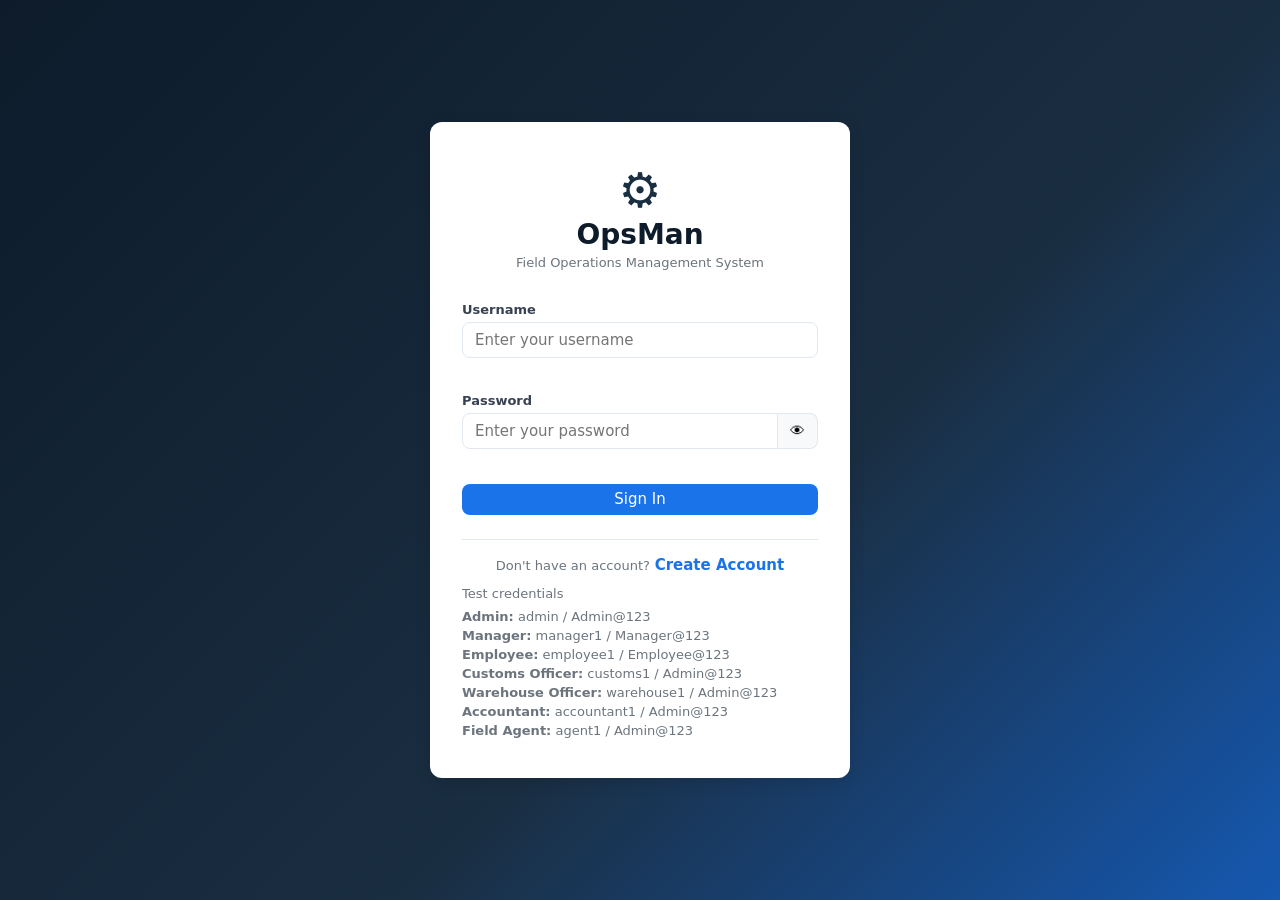
<file: frontend/index.html>
<!DOCTYPE html>
<html lang="en">
<head>
    <meta charset="UTF-8">
    <meta name="viewport" content="width=device-width, initial-scale=1.0">
    <title>OpsMan – Field Operations Login</title>
    <link rel="stylesheet" href="css/style.css">
</head>
<body class="auth-page">
    <div class="auth-container">
        <div class="auth-card">
            <div class="auth-logo">
                <div class="logo-icon">⚙️</div>
                <h1>OpsMan</h1>
                <p class="auth-subtitle">Field Operations Management System</p>
            </div>

            <form id="loginForm" class="auth-form" novalidate>
                <div class="form-group">
                    <label for="username" class="form-label">Username</label>
                    <input type="text" id="username" name="username" class="form-control"
                           placeholder="Enter your username" autocomplete="username" required>
                    <span class="field-error" id="usernameError"></span>
                </div>

                <div class="form-group">
                    <label for="password" class="form-label">Password</label>
                    <div class="input-group">
                        <input type="password" id="password" name="password" class="form-control"
                               placeholder="Enter your password" autocomplete="current-password" required>
                        <button type="button" class="input-addon" onclick="togglePassword()" aria-label="Toggle password visibility">👁</button>
                    </div>
                    <span class="field-error" id="passwordError"></span>
                </div>

                <div id="loginError" class="alert alert-danger hidden"></div>

                <button type="submit" class="btn btn-primary btn-block" id="loginBtn">
                    <span id="loginBtnText">Sign In</span>
                    <span id="loginSpinner" class="spinner hidden"></span>
                </button>
            </form>

            <div class="auth-footer">
                <p style="text-align:center; margin-bottom: .75rem;">
                    <span class="text-muted text-sm">Don't have an account?</span>
                    <a href="register.html" style="font-weight:600;">Create Account</a>
                </p>
                <p class="text-muted text-sm">Test credentials</p>
                <div class="cred-grid">
                    <div class="cred-item"><strong>Admin:</strong> admin / Admin@123</div>
                    <div class="cred-item"><strong>Manager:</strong> manager1 / Manager@123</div>
                    <div class="cred-item"><strong>Employee:</strong> employee1 / Employee@123</div>
                    <div class="cred-item"><strong>Customs Officer:</strong> customs1 / Admin@123</div>
                    <div class="cred-item"><strong>Warehouse Officer:</strong> warehouse1 / Admin@123</div>
                    <div class="cred-item"><strong>Accountant:</strong> accountant1 / Admin@123</div>
                    <div class="cred-item"><strong>Field Agent:</strong> agent1 / Admin@123</div>
                </div>
            </div>
        </div>
    </div>

    <div id="toast-container"></div>

    <script src="js/app.js"></script>
    <script src="js/auth.js"></script>
    <script>
        function togglePassword() {
            const p = document.getElementById('password');
            p.type = p.type === 'password' ? 'text' : 'password';
        }
    </script>
</body>
</html>
</file>
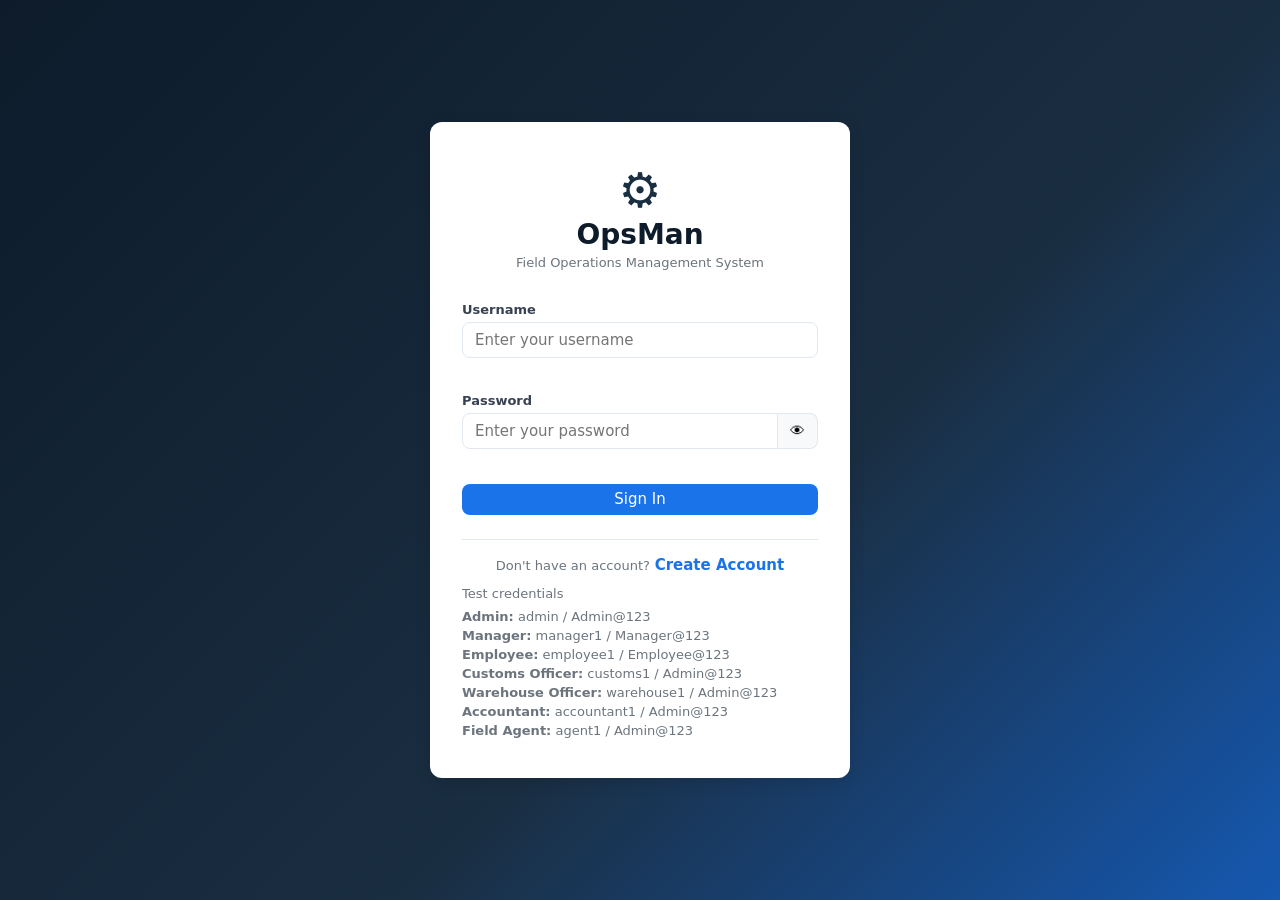
<file: frontend/alerts.html>
<!DOCTYPE html>
<html lang="en">
<head>
    <meta charset="UTF-8">
    <meta name="viewport" content="width=device-width, initial-scale=1.0">
    <title>OpsMan – Alerts</title>
    <link rel="stylesheet" href="css/style.css">
</head>
<body class="app-page">

    <aside class="sidebar" id="sidebar">
        <div class="sidebar-logo"><span class="logo-icon">⚙️</span><span class="logo-text">OpsMan</span></div>
        <nav class="sidebar-nav">
            <a href="dashboard.html"           class="nav-item"><span class="nav-icon">📊</span> Dashboard</a>
            <a href="employee-dashboard.html"  class="nav-item"><span class="nav-icon">👤</span> My Dashboard</a>
            <a href="shipments.html"           class="nav-item"><span class="nav-icon">🚢</span> Shipments</a>
            <a href="customs.html"             class="nav-item"><span class="nav-icon">🛃</span> Customs</a>
            <a href="warehouses.html"          class="nav-item"><span class="nav-icon">🏭</span> Warehouses</a>
            <a href="transit.html"             class="nav-item"><span class="nav-icon">🚛</span> Transit</a>
            <a href="tasks.html"               class="nav-item"><span class="nav-icon">✅</span> Tasks</a>
            <a href="employees.html"           class="nav-item"><span class="nav-icon">👥</span> Employees</a>
            <a href="points.html"              class="nav-item"><span class="nav-icon">🏆</span> Points</a>
            <a href="reports.html"             class="nav-item"><span class="nav-icon">📋</span> Reports</a>
            <a href="analytics.html"           class="nav-item"><span class="nav-icon">📈</span> Analytics</a>
            <a href="alerts.html"              class="nav-item active"><span class="nav-icon">🔔</span> Alerts <span class="badge badge-danger" id="alertBadge">0</span></a>
        </nav>
        <div class="sidebar-footer">
            <div class="user-info" id="userInfo"></div>
            <button class="btn btn-sm btn-outline" onclick="logout()">Logout</button>
        </div>
    </aside>

    <main class="main-content">
        <header class="page-header">
            <button class="sidebar-toggle" onclick="toggleSidebar()">☰</button>
            <h2 class="page-title">Alerts</h2>
            <button class="btn btn-outline btn-sm" onclick="markAllRead()">✓ Mark All Read</button>
        </header>

        <!-- Filters -->
        <div class="filters-bar card">
            <div class="filter-group">
                <select id="filterSeverity" class="form-control form-control-sm" onchange="loadAlerts()">
                    <option value="">All Severities</option>
                    <option value="critical">Critical</option>
                    <option value="warning">Warning</option>
                    <option value="info">Info</option>
                </select>
            </div>
            <div class="filter-group">
                <select id="filterRead" class="form-control form-control-sm" onchange="loadAlerts()">
                    <option value="">All</option>
                    <option value="0">Unread</option>
                    <option value="1">Read</option>
                </select>
            </div>
            <div class="filter-group">
                <select id="filterRelated" class="form-control form-control-sm" onchange="loadAlerts()">
                    <option value="">All Types</option>
                    <option value="task">Task</option>
                    <option value="employee">Employee</option>
                    <option value="shipment">Shipment</option>
                </select>
            </div>
        </div>

        <!-- Alerts List -->
        <div id="alertsList" class="alerts-page-list">
            <div class="loading-spinner">Loading…</div>
        </div>
        <div class="pagination" id="alertsPagination"></div>
    </main>

    <div id="toast-container"></div>
    <script src="js/app.js"></script>
    <script>
        let alertPage = 1;

        document.addEventListener('DOMContentLoaded', () => {
            checkAuth();
            loadAlerts();
        });

        function checkAuth() {
            const user = getStoredUser();
            if (!user) { window.location.href = 'index.html'; return; }
            document.getElementById('userInfo').textContent = user.username;
        }

        async function loadAlerts() {
            const severity  = document.getElementById('filterSeverity').value;
            const isRead    = document.getElementById('filterRead').value;
            const relatedTo = document.getElementById('filterRelated').value;
            const qs = new URLSearchParams({ page: alertPage, per_page: 20 });
            if (severity)  qs.set('severity',   severity);
            if (isRead !== '') qs.set('is_read', isRead);
            if (relatedTo) qs.set('related_to', relatedTo);

            const list = document.getElementById('alertsList');
            list.innerHTML = '<div class="loading-spinner">Loading…</div>';

            try {
                const res = await api(`/api/alerts.php?${qs}`);
                if (!res.data?.length) {
                    list.innerHTML = '<p class="text-center text-muted">No alerts found.</p>';
                    return;
                }
                list.innerHTML = res.data.map(a => `
                    <div class="alert-item ${a.is_read ? '' : 'unread'} severity-${a.severity}" id="alert-${a.id}">
                        <div class="alert-icon">${severityIcon(a.severity)}</div>
                        <div class="alert-content">
                            <div class="alert-title">${a.title}</div>
                            <div class="alert-message">${a.message}</div>
                            <div class="alert-meta">
                                <span class="badge ${severityBadge(a.severity)}">${a.severity}</span>
                                ${a.related_to ? `<span class="text-muted">${a.related_to} #${a.related_id}</span>` : ''}
                                <span class="text-muted">${formatDate(a.created_at)}</span>
                            </div>
                        </div>
                        <div class="alert-actions">
                            ${!a.is_read ? `<button class="btn btn-xs btn-outline" onclick="markRead(${a.id})">Mark Read</button>` : ''}
                            <button class="btn btn-xs btn-danger" onclick="deleteAlert(${a.id})">Delete</button>
                        </div>
                    </div>
                `).join('');
                renderPagination(res.pagination, 'alertsPagination', p => { alertPage = p; loadAlerts(); });
            } catch (e) {
                list.innerHTML = `<p class="text-center text-danger">${e.message}</p>`;
            }
        }

        function severityIcon(s) {
            return s === 'critical' ? '🔴' : s === 'warning' ? '🟡' : 'ℹ️';
        }
        function severityBadge(s) {
            return s === 'critical' ? 'badge-danger' : s === 'warning' ? 'badge-warning' : 'badge-info';
        }

        async function markRead(id) {
            try {
                await api(`/api/alerts.php?id=${id}&action=read`, 'PUT');
                document.getElementById(`alert-${id}`)?.classList.remove('unread');
                showToast('Marked as read', 'success');
            } catch (e) { showToast(e.message, 'error'); }
        }

        async function markAllRead() {
            try {
                await api('/api/alerts.php?action=read-all', 'PUT');
                showToast('All alerts marked as read', 'success');
                loadAlerts();
            } catch (e) { showToast(e.message, 'error'); }
        }

        async function deleteAlert(id) {
            if (!confirm('Delete this alert?')) return;
            try {
                await api(`/api/alerts.php?id=${id}`, 'DELETE');
                showToast('Alert deleted', 'success');
                loadAlerts();
            } catch (e) { showToast(e.message, 'error'); }
        }
    </script>
</body>
</html>
</file>
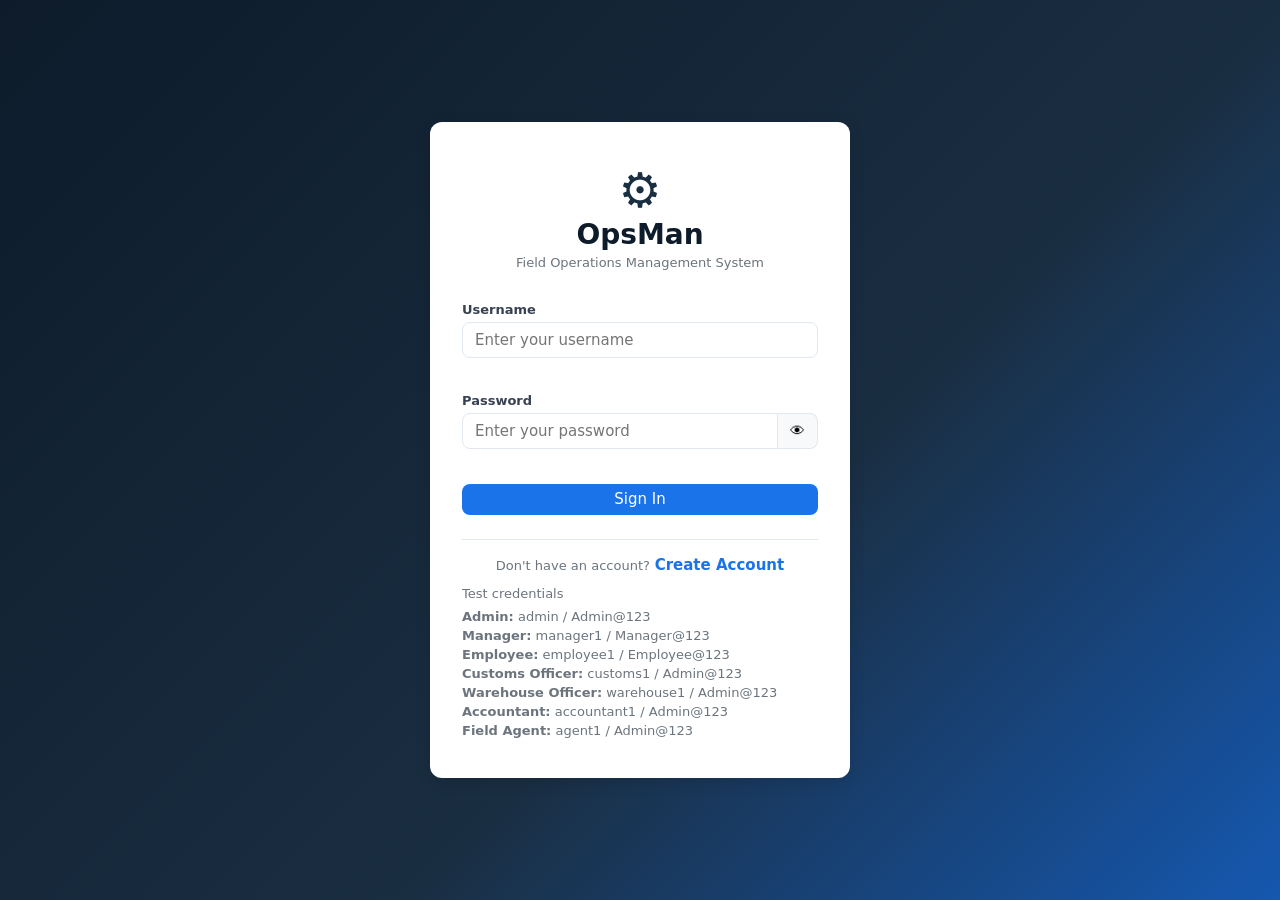
<file: frontend/customs.html>
<!DOCTYPE html>
<html lang="en">
<head>
    <meta charset="UTF-8">
    <meta name="viewport" content="width=device-width, initial-scale=1.0">
    <title>OpsMan – Customs Declarations</title>
    <link rel="stylesheet" href="css/style.css">
</head>
<body class="app-page">

    <aside class="sidebar" id="sidebar">
        <div class="sidebar-logo"><span class="logo-icon">⚙️</span><span class="logo-text">OpsMan</span></div>
        <nav class="sidebar-nav">
            <a href="dashboard.html"           class="nav-item"><span class="nav-icon">📊</span> Dashboard</a>
            <a href="employee-dashboard.html"  class="nav-item"><span class="nav-icon">👤</span> My Dashboard</a>
            <a href="shipments.html"           class="nav-item"><span class="nav-icon">🚢</span> Shipments</a>
            <a href="customs.html"             class="nav-item active"><span class="nav-icon">🛃</span> Customs</a>
            <a href="warehouses.html"          class="nav-item"><span class="nav-icon">🏭</span> Warehouses</a>
            <a href="transit.html"             class="nav-item"><span class="nav-icon">🚛</span> Transit</a>
            <a href="tasks.html"               class="nav-item"><span class="nav-icon">✅</span> Tasks</a>
            <a href="employees.html"           class="nav-item"><span class="nav-icon">👥</span> Employees</a>
            <a href="points.html"              class="nav-item"><span class="nav-icon">🏆</span> Points</a>
            <a href="reports.html"             class="nav-item"><span class="nav-icon">📋</span> Reports</a>
            <a href="analytics.html"           class="nav-item"><span class="nav-icon">📈</span> Analytics</a>
            <a href="alerts.html"              class="nav-item"><span class="nav-icon">🔔</span> Alerts <span class="badge badge-danger" id="alertBadge">0</span></a>
        </nav>
        <div class="sidebar-footer">
            <div class="user-info" id="userInfo"></div>
            <button class="btn btn-sm btn-outline" onclick="logout()">Logout</button>
        </div>
    </aside>

    <main class="main-content">
        <header class="page-header">
            <button class="sidebar-toggle" onclick="toggleSidebar()">☰</button>
            <h2 class="page-title">Customs Declarations</h2>
            <button class="btn btn-primary" onclick="openCreateModal()">+ New Declaration</button>
        </header>

        <!-- Filters -->
        <div class="filters-bar card">
            <div class="filter-group">
                <select id="filterStatus" class="form-control form-control-sm" onchange="applyFilters()">
                    <option value="">All Statuses</option>
                    <option value="draft">Draft</option>
                    <option value="submitted">Submitted</option>
                    <option value="under_review">Under Review</option>
                    <option value="approved">Approved</option>
                    <option value="rejected">Rejected</option>
                    <option value="cleared">Cleared</option>
                </select>
            </div>
            <div class="filter-group filter-search">
                <input type="text" id="filterSearch" class="form-control form-control-sm"
                       placeholder="Search declarations…" oninput="applyFilters()">
            </div>
        </div>

        <!-- Table -->
        <div class="card">
            <div class="table-responsive">
                <table class="table table-hover" id="customsTable">
                    <thead>
                        <tr>
                            <th>Declaration #</th>
                            <th>Declarant</th>
                            <th>Shipment Ref</th>
                            <th>Invoice Value</th>
                            <th>Country of Origin</th>
                            <th>Port of Entry</th>
                            <th>Status</th>
                            <th>Actions</th>
                        </tr>
                    </thead>
                    <tbody id="customsBody">
                        <tr><td colspan="8" class="text-center">Loading…</td></tr>
                    </tbody>
                </table>
            </div>
            <div class="pagination-bar" id="paginationBar"></div>
        </div>
    </main>

    <!-- Create/Edit Modal -->
    <div class="modal-overlay hidden" id="formModal">
        <div class="modal" style="max-width:650px">
            <div class="modal-header">
                <h3 id="formModalTitle">New Declaration</h3>
                <button class="modal-close" onclick="closeModal('formModal')">×</button>
            </div>
            <div class="modal-body">
                <form id="customsForm" onsubmit="handleFormSubmit(event)">
                    <input type="hidden" id="declarationId">
                    <div class="form-row">
                        <div class="form-group">
                            <label>Declaration No *</label>
                            <input type="text" id="fDeclarationNo" class="form-control" required>
                        </div>
                        <div class="form-group">
                            <label>Status</label>
                            <select id="fStatus" class="form-control">
                                <option value="draft">Draft</option>
                                <option value="submitted">Submitted</option>
                                <option value="under_review">Under Review</option>
                                <option value="approved">Approved</option>
                                <option value="rejected">Rejected</option>
                                <option value="cleared">Cleared</option>
                            </select>
                        </div>
                    </div>
                    <div class="form-group">
                        <label>Declarant Name *</label>
                        <input type="text" id="fDeclarantName" class="form-control" required>
                    </div>
                    <div class="form-row">
                        <div class="form-group">
                            <label>Invoice Value</label>
                            <input type="number" id="fInvoiceValue" class="form-control" step="0.01">
                        </div>
                        <div class="form-group">
                            <label>Currency</label>
                            <input type="text" id="fCurrency" class="form-control" value="USD" maxlength="10">
                        </div>
                    </div>
                    <div class="form-row">
                        <div class="form-group">
                            <label>Country of Origin</label>
                            <input type="text" id="fCountryOfOrigin" class="form-control">
                        </div>
                        <div class="form-group">
                            <label>Port of Entry</label>
                            <input type="text" id="fPortOfEntry" class="form-control">
                        </div>
                    </div>
                    <div class="form-row">
                        <div class="form-group">
                            <label>Submission Date</label>
                            <input type="date" id="fSubmissionDate" class="form-control">
                        </div>
                        <div class="form-group">
                            <label>Shipment ID</label>
                            <input type="number" id="fShipmentId" class="form-control" placeholder="Shipment ID">
                        </div>
                    </div>
                    <div class="form-group">
                        <label>HS Codes (JSON array)</label>
                        <textarea id="fHsCodes" class="form-control" rows="2" placeholder='["8471.30","8517.12"]'></textarea>
                    </div>
                    <div class="form-group">
                        <label>Notes</label>
                        <textarea id="fNotes" class="form-control" rows="3"></textarea>
                    </div>
                    <div class="modal-footer">
                        <button type="button" class="btn btn-outline" onclick="closeModal('formModal')">Cancel</button>
                        <button type="submit" class="btn btn-primary">Save</button>
                    </div>
                </form>
            </div>
        </div>
    </div>

    <div id="toast-container"></div>
    <script src="js/app.js"></script>
    <script src="js/customs.js"></script>
</body>
</html>
</file>
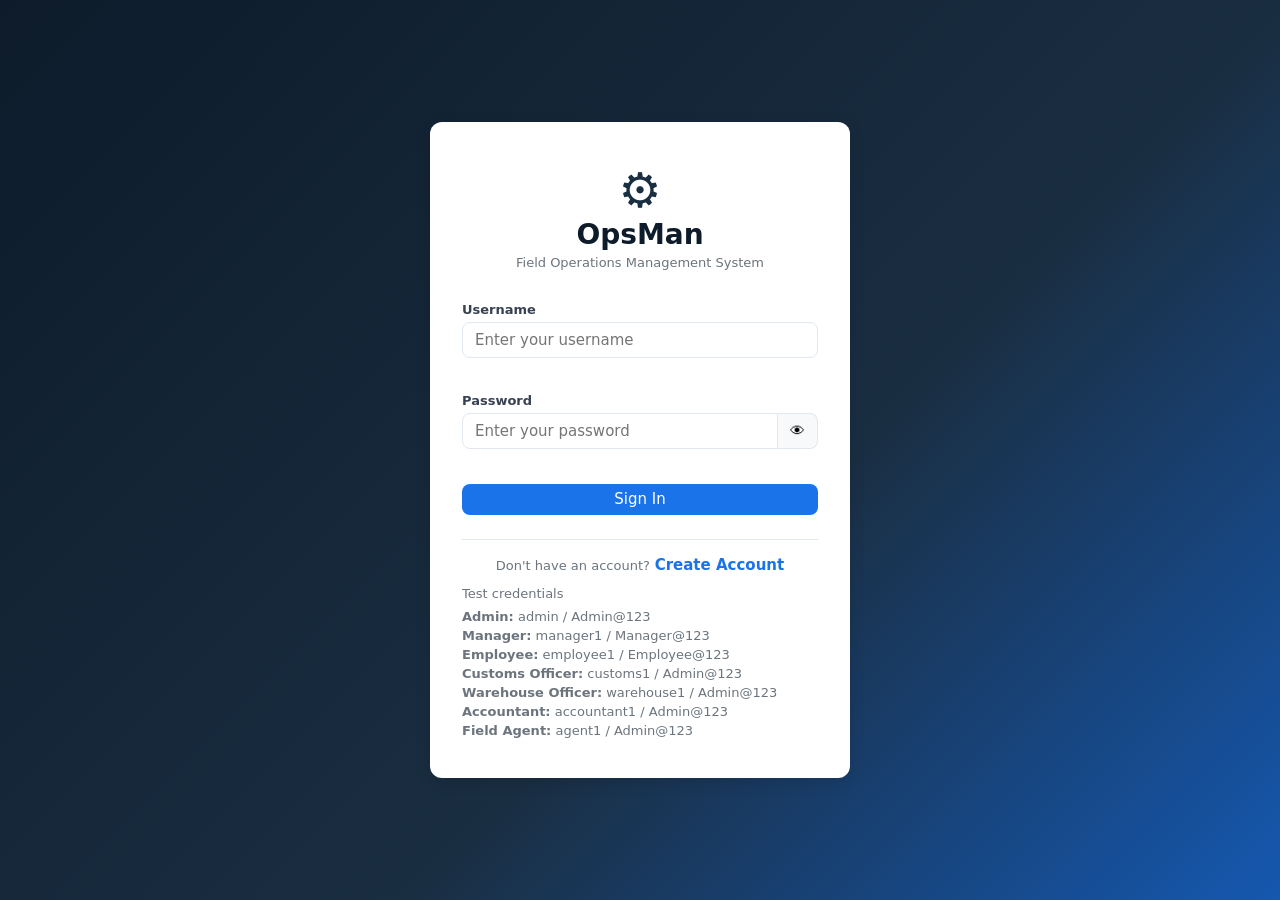
<file: frontend/employee-dashboard.html>
<!DOCTYPE html>
<html lang="en">
<head>
    <meta charset="UTF-8">
    <meta name="viewport" content="width=device-width, initial-scale=1.0">
    <title>OpsMan – Employee Dashboard</title>
    <link rel="stylesheet" href="css/style.css">
</head>
<body class="app-page">

    <!-- Sidebar -->
    <aside class="sidebar" id="sidebar">
        <div class="sidebar-logo">
            <span class="logo-icon">⚙️</span>
            <span class="logo-text">OpsMan</span>
        </div>
        <nav class="sidebar-nav">
            <a href="dashboard.html"           class="nav-item"><span class="nav-icon">📊</span> Dashboard</a>
            <a href="employee-dashboard.html"  class="nav-item active"><span class="nav-icon">👤</span> My Dashboard</a>
            <a href="shipments.html"           class="nav-item"><span class="nav-icon">🚢</span> Shipments</a>
            <a href="customs.html"             class="nav-item"><span class="nav-icon">🛃</span> Customs</a>
            <a href="warehouses.html"          class="nav-item"><span class="nav-icon">🏭</span> Warehouses</a>
            <a href="transit.html"             class="nav-item"><span class="nav-icon">🚛</span> Transit</a>
            <a href="tasks.html"               class="nav-item"><span class="nav-icon">✅</span> Tasks</a>
            <a href="employees.html"           class="nav-item"><span class="nav-icon">👥</span> Employees</a>
            <a href="points.html"              class="nav-item"><span class="nav-icon">🏆</span> Points</a>
            <a href="reports.html"             class="nav-item"><span class="nav-icon">📋</span> Reports</a>
            <a href="analytics.html"           class="nav-item"><span class="nav-icon">📈</span> Analytics</a>
            <a href="alerts.html"              class="nav-item"><span class="nav-icon">🔔</span> Alerts <span class="badge badge-danger" id="alertBadge">0</span></a>
        </nav>
        <div class="sidebar-footer">
            <div class="user-info" id="userInfo"></div>
            <button class="btn btn-sm btn-outline" onclick="logout()">Logout</button>
        </div>
    </aside>

    <!-- Main -->
    <main class="main-content">
        <header class="page-header">
            <button class="sidebar-toggle" onclick="toggleSidebar()">☰</button>
            <h2 class="page-title">Employee Dashboard</h2>
            <div style="display:flex;align-items:center;gap:1rem;">
                <button class="btn btn-sm btn-outline" onclick="loadDashboard()" title="Refresh">↺ Refresh</button>
                <div style="position:relative;cursor:pointer;" onclick="toggleNotifPanel()">
                    🔔 <span class="badge badge-danger" id="notifBadge" style="position:absolute;top:-6px;right:-10px;display:none;">0</span>
                </div>
            </div>
        </header>

        <!-- Employee Info + Stats -->
        <section class="stats-grid" id="statsGrid">
            <div class="stat-card stat-blue">
                <div class="stat-icon">🏅</div>
                <div class="stat-content">
                    <div class="stat-value" id="statPoints">–</div>
                    <div class="stat-label">Total Points</div>
                </div>
            </div>
            <div class="stat-card stat-purple">
                <div class="stat-icon">🏆</div>
                <div class="stat-content">
                    <div class="stat-value" id="statRank">–</div>
                    <div class="stat-label">Rank</div>
                </div>
            </div>
            <div class="stat-card stat-green">
                <div class="stat-icon">✅</div>
                <div class="stat-content">
                    <div class="stat-value" id="statCompleted">–</div>
                    <div class="stat-label">Tasks Completed</div>
                </div>
            </div>
            <div class="stat-card stat-orange">
                <div class="stat-icon">⏳</div>
                <div class="stat-content">
                    <div class="stat-value" id="statPending">–</div>
                    <div class="stat-label">Tasks Pending</div>
                </div>
            </div>
            <div class="stat-card stat-teal">
                <div class="stat-icon">🔄</div>
                <div class="stat-content">
                    <div class="stat-value" id="statActive">–</div>
                    <div class="stat-label">Active Tasks</div>
                </div>
            </div>
            <div class="stat-card stat-indigo">
                <div class="stat-icon">📋</div>
                <div class="stat-content">
                    <div class="stat-value" id="statSteps">–</div>
                    <div class="stat-label">Active Steps</div>
                </div>
            </div>
        </section>

        <!-- Notifications Panel (hidden by default) -->
        <div class="card hidden" id="notifPanel" style="margin:0 1.5rem;">
            <div class="card-header">
                <h3>🔔 Notifications</h3>
                <button class="btn btn-xs btn-outline" onclick="markAllNotifRead()">Mark All Read</button>
            </div>
            <div id="notifList" class="alerts-list">
                <p class="text-center text-muted" style="padding:1rem;">Loading…</p>
            </div>
        </div>

        <!-- Active Steps (Workflow) -->
        <div class="card" style="margin:0 1.5rem 1.25rem;">
            <div class="card-header">
                <h3>🔄 Active Workflow Steps</h3>
            </div>
            <div class="table-responsive">
                <table class="table table-hover">
                    <thead>
                        <tr>
                            <th>Task</th>
                            <th>Step</th>
                            <th>Status</th>
                            <th>Actions</th>
                        </tr>
                    </thead>
                    <tbody id="activeStepsBody">
                        <tr><td colspan="4" class="text-center">Loading…</td></tr>
                    </tbody>
                </table>
            </div>
        </div>

        <!-- Active / Pending Tasks -->
        <div class="card" style="margin:0 1.5rem 1.25rem;">
            <div class="card-header">
                <h3>📝 My Tasks</h3>
            </div>
            <div class="table-responsive">
                <table class="table table-hover">
                    <thead>
                        <tr>
                            <th>REF</th>
                            <th>Title</th>
                            <th>Type</th>
                            <th>Priority</th>
                            <th>Status</th>
                            <th>Deadline</th>
                        </tr>
                    </thead>
                    <tbody id="myTasksBody">
                        <tr><td colspan="6" class="text-center">Loading…</td></tr>
                    </tbody>
                </table>
            </div>
        </div>

        <!-- Completed Tasks -->
        <div class="card" style="margin:0 1.5rem 1.25rem;">
            <div class="card-header">
                <h3>✅ Completed Tasks</h3>
            </div>
            <div class="table-responsive">
                <table class="table table-hover">
                    <thead>
                        <tr>
                            <th>REF</th>
                            <th>Title</th>
                            <th>Type</th>
                            <th>Completed</th>
                        </tr>
                    </thead>
                    <tbody id="completedTasksBody">
                        <tr><td colspan="4" class="text-center">Loading…</td></tr>
                    </tbody>
                </table>
            </div>
        </div>

        <!-- Points Breakdown -->
        <div class="card" style="margin:0 1.5rem 1.25rem;">
            <div class="card-header">
                <h3>🏅 Points History</h3>
            </div>
            <div class="table-responsive">
                <table class="table table-hover">
                    <thead>
                        <tr>
                            <th>Step</th>
                            <th>Task</th>
                            <th>Points</th>
                            <th>Date</th>
                        </tr>
                    </thead>
                    <tbody id="pointsBody">
                        <tr><td colspan="4" class="text-center">Loading…</td></tr>
                    </tbody>
                </table>
            </div>
        </div>

        <!-- AI Insights -->
        <div class="card" style="margin:0 1.5rem 1.25rem;">
            <div class="card-header">
                <h3>🤖 AI Insights</h3>
            </div>
            <div id="aiInsightsContent" class="ai-insights">
                <p class="text-center text-muted">Loading AI analysis…</p>
            </div>
        </div>
    </main>

    <!-- Transfer Step Modal -->
    <div class="modal-overlay hidden" id="transferModal">
        <div class="modal">
            <div class="modal-header">
                <h3>Transfer Next Step</h3>
                <button class="modal-close" onclick="closeModal('transferModal')">✕</button>
            </div>
            <div class="modal-body">
                <input type="hidden" id="transferStepId">
                <div class="form-group">
                    <label class="form-label">Transfer to Employee</label>
                    <select id="transferEmployee" class="form-control">
                        <option value="">Select employee…</option>
                    </select>
                </div>
                <div class="modal-actions">
                    <button class="btn btn-outline" onclick="closeModal('transferModal')">Cancel</button>
                    <button class="btn btn-primary" onclick="doTransfer()">Transfer</button>
                </div>
            </div>
        </div>
    </div>

    <div id="toast-container"></div>

    <script src="js/app.js"></script>
    <script src="js/employee-dashboard.js"></script>
</body>
</html>
</file>
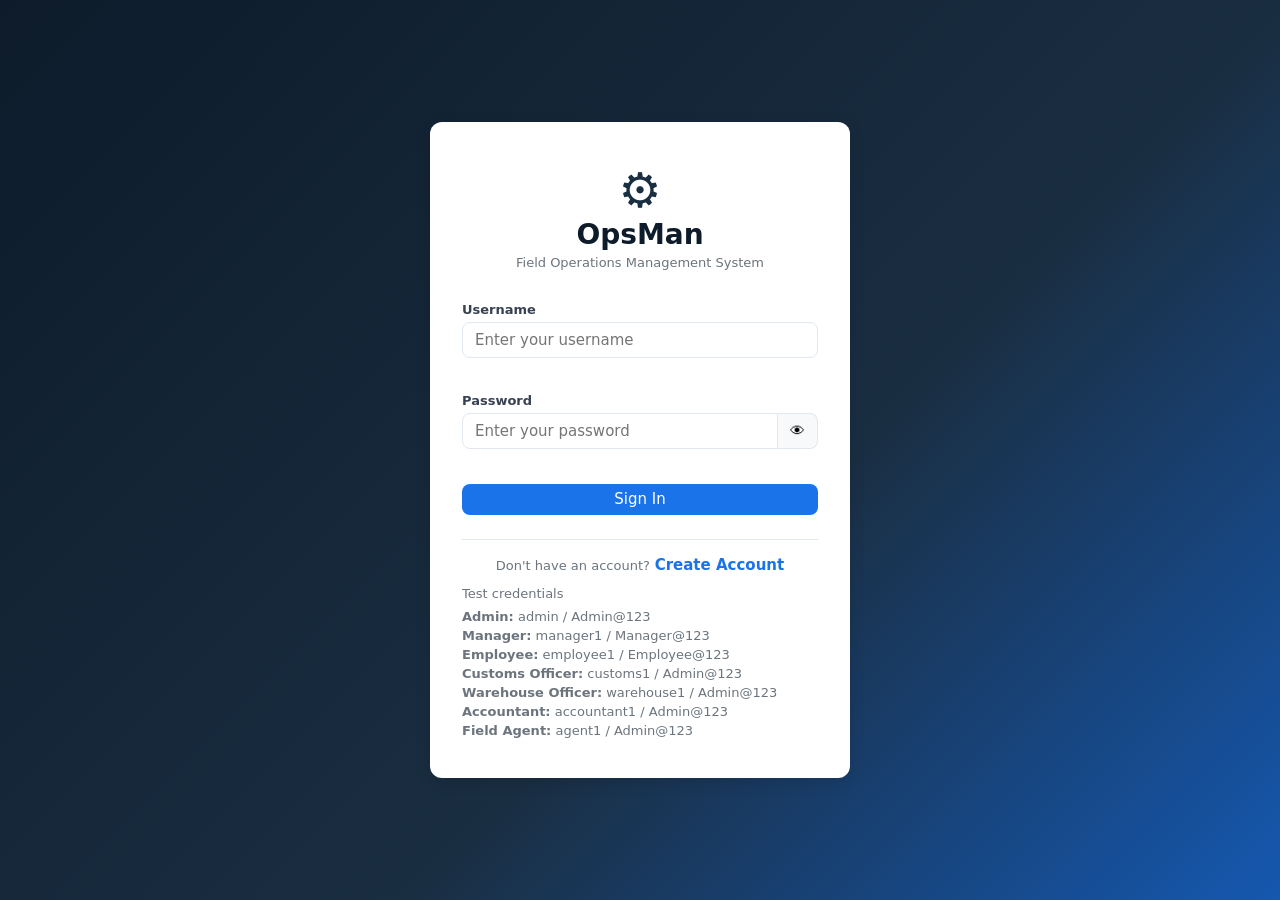
<file: frontend/employee-portal.html>
<!DOCTYPE html>
<html lang="en">
<head>
    <meta charset="UTF-8">
    <meta name="viewport" content="width=device-width, initial-scale=1.0">
    <title>OpsMan – Employee Portal</title>
    <link rel="stylesheet" href="css/style.css">
</head>
<body class="app-page mobile-app">

    <!-- Top Bar -->
    <header class="mobile-header">
        <h1 class="mobile-title">⚙️ OpsMan</h1>
        <div class="mobile-user" id="mobileUser"></div>
    </header>

    <!-- Main Content -->
    <main class="mobile-main">

        <!-- My Tasks Section -->
        <section id="sectionTasks" class="mobile-section active">
            <div class="section-header">
                <h2>My Tasks</h2>
                <span class="badge badge-primary" id="taskCount">0</span>
            </div>

            <div id="myTasksList" class="task-cards">
                <div class="loading-spinner">Loading…</div>
            </div>
        </section>

        <!-- Check-In/Out Section -->
        <section id="sectionCheckin" class="mobile-section">
            <div class="section-header"><h2>Check In / Out</h2></div>

            <div class="card">
                <div class="form-group">
                    <label class="form-label">Select Task</label>
                    <select id="checkinTaskSelect" class="form-control">
                        <option value="">Loading tasks…</option>
                    </select>
                </div>

                <div class="location-display" id="locationDisplay">
                    <span class="text-muted">📍 Location not captured yet</span>
                </div>

                <div class="btn-group">
                    <button class="btn btn-success btn-block" onclick="doCheckIn()">
                        📍 Check In
                    </button>
                    <button class="btn btn-danger btn-block" onclick="doCheckOut()">
                        🏁 Check Out
                    </button>
                </div>
            </div>

            <div class="card">
                <div class="card-header"><h3>GPS Status</h3></div>
                <div id="gpsStatus" class="gps-status">
                    <div class="gps-dot gps-inactive"></div>
                    <span>GPS inactive</span>
                </div>
                <button class="btn btn-sm btn-outline mt-2" onclick="startGPS()">
                    🛰 Start GPS Tracking
                </button>
            </div>
        </section>

        <!-- Reports Section -->
        <section id="sectionReports" class="mobile-section">
            <div class="section-header">
                <h2>Submit Report</h2>
            </div>

            <form id="reportForm" class="card" novalidate>
                <div class="form-group">
                    <label class="form-label">Task *</label>
                    <select id="reportTaskSelect" class="form-control" required>
                        <option value="">Select a task</option>
                    </select>
                </div>

                <div class="form-group">
                    <label class="form-label">Notes</label>
                    <textarea id="reportNotes" class="form-control" rows="3"
                              placeholder="Field observations…"></textarea>
                </div>

                <div class="form-group">
                    <label class="form-label">Observations</label>
                    <textarea id="reportObservations" class="form-control" rows="3"
                              placeholder="Detailed observations…"></textarea>
                </div>

                <div class="form-group">
                    <label class="form-label">Attach Photo / Document</label>
                    <div class="file-upload-area" id="fileUploadArea">
                        <input type="file" id="fileInput" accept="image/*,.pdf,.doc,.docx" multiple
                               onchange="handleFileSelect(event)">
                        <div class="file-upload-label" onclick="document.getElementById('fileInput').click()">
                            📎 Tap to attach files or take photo
                        </div>
                        <div id="filePreview" class="file-preview"></div>
                    </div>
                </div>

                <button type="submit" class="btn btn-primary btn-block">
                    📤 Submit Report
                </button>
            </form>
        </section>

    </main>

    <!-- Bottom Navigation -->
    <nav class="bottom-nav">
        <a href="#" class="bottom-nav-item active" onclick="showSection('Tasks', this)">
            <span class="nav-icon">✅</span>
            <span>My Tasks</span>
        </a>
        <a href="#" class="bottom-nav-item" onclick="showSection('Checkin', this)">
            <span class="nav-icon">📍</span>
            <span>Check In</span>
        </a>
        <a href="#" class="bottom-nav-item" onclick="showSection('Reports', this)">
            <span class="nav-icon">📋</span>
            <span>Reports</span>
        </a>
        <a href="employee-dashboard.html" class="bottom-nav-item">
            <span class="nav-icon">👤</span>
            <span>Dashboard</span>
        </a>
        <a href="#" class="bottom-nav-item" onclick="logout()">
            <span class="nav-icon">🚪</span>
            <span>Logout</span>
        </a>
    </nav>

    <!-- Task Detail Modal -->
    <div class="modal-overlay hidden" id="taskDetailModal">
        <div class="modal">
            <div class="modal-header">
                <h3 id="taskDetailTitle">Task Details</h3>
                <button class="modal-close" onclick="closeModal('taskDetailModal')">✕</button>
            </div>
            <div class="modal-body" id="taskDetailBody"></div>
        </div>
    </div>

    <div id="toast-container"></div>

    <script src="js/app.js"></script>
    <script src="js/gps.js"></script>
    <script src="js/uploads.js"></script>
    <script src="js/tasks.js"></script>

    <script>
        let currentReportId = null;
        let currentLat = null;
        let currentLng = null;

        document.addEventListener('DOMContentLoaded', () => {
            checkAuthEmployee();
            loadMyTasks();
            loadMyTasksForSelect();
        });

        function showSection(name, el) {
            document.querySelectorAll('.mobile-section').forEach(s => s.classList.remove('active'));
            document.querySelectorAll('.bottom-nav-item').forEach(n => n.classList.remove('active'));
            document.getElementById('section' + name).classList.add('active');
            if (el) el.classList.add('active');
        }

        function checkAuthEmployee() {
            const user = getStoredUser();
            if (!user) {
                window.location.href = 'index.html';
                return;
            }
            document.getElementById('mobileUser').textContent = user.username;
        }

        async function doCheckIn() {
            const taskId = document.getElementById('checkinTaskSelect').value;
            if (!taskId) { showToast('Please select a task', 'warning'); return; }
            const pos = await getCurrentPosition();
            if (!pos) return;
            try {
                const res = await api('/api/reports.php?action=checkin', 'POST', {
                    task_id: parseInt(taskId),
                    latitude: pos.lat,
                    longitude: pos.lng,
                    accuracy: pos.accuracy,
                });
                currentReportId = res.data.id;
                showToast('Checked in successfully!', 'success');
                document.getElementById('locationDisplay').innerHTML =
                    `📍 ${pos.lat.toFixed(5)}, ${pos.lng.toFixed(5)}`;
            } catch (e) {
                showToast(e.message, 'error');
            }
        }

        async function doCheckOut() {
            if (!currentReportId) { showToast('Check in first', 'warning'); return; }
            const pos = await getCurrentPosition();
            if (!pos) return;
            try {
                await api('/api/reports.php?action=checkout', 'POST', {
                    report_id: currentReportId,
                    latitude: pos.lat,
                    longitude: pos.lng,
                });
                showToast('Checked out successfully!', 'success');
                currentReportId = null;
                loadMyTasks();
            } catch (e) {
                showToast(e.message, 'error');
            }
        }

        document.getElementById('reportForm').addEventListener('submit', async (e) => {
            e.preventDefault();
            const taskId = document.getElementById('reportTaskSelect').value;
            if (!taskId) { showToast('Please select a task', 'warning'); return; }
            try {
                const res = await api('/api/reports.php', 'POST', {
                    task_id: parseInt(taskId),
                    notes: document.getElementById('reportNotes').value,
                    observations: document.getElementById('reportObservations').value,
                    status: 'submitted',
                });
                // Upload files if any
                await uploadPendingFiles(res.data.id);
                showToast('Report submitted!', 'success');
                e.target.reset();
                document.getElementById('filePreview').innerHTML = '';
            } catch (err) {
                showToast(err.message, 'error');
            }
        });
    </script>
</body>
</html>
</file>
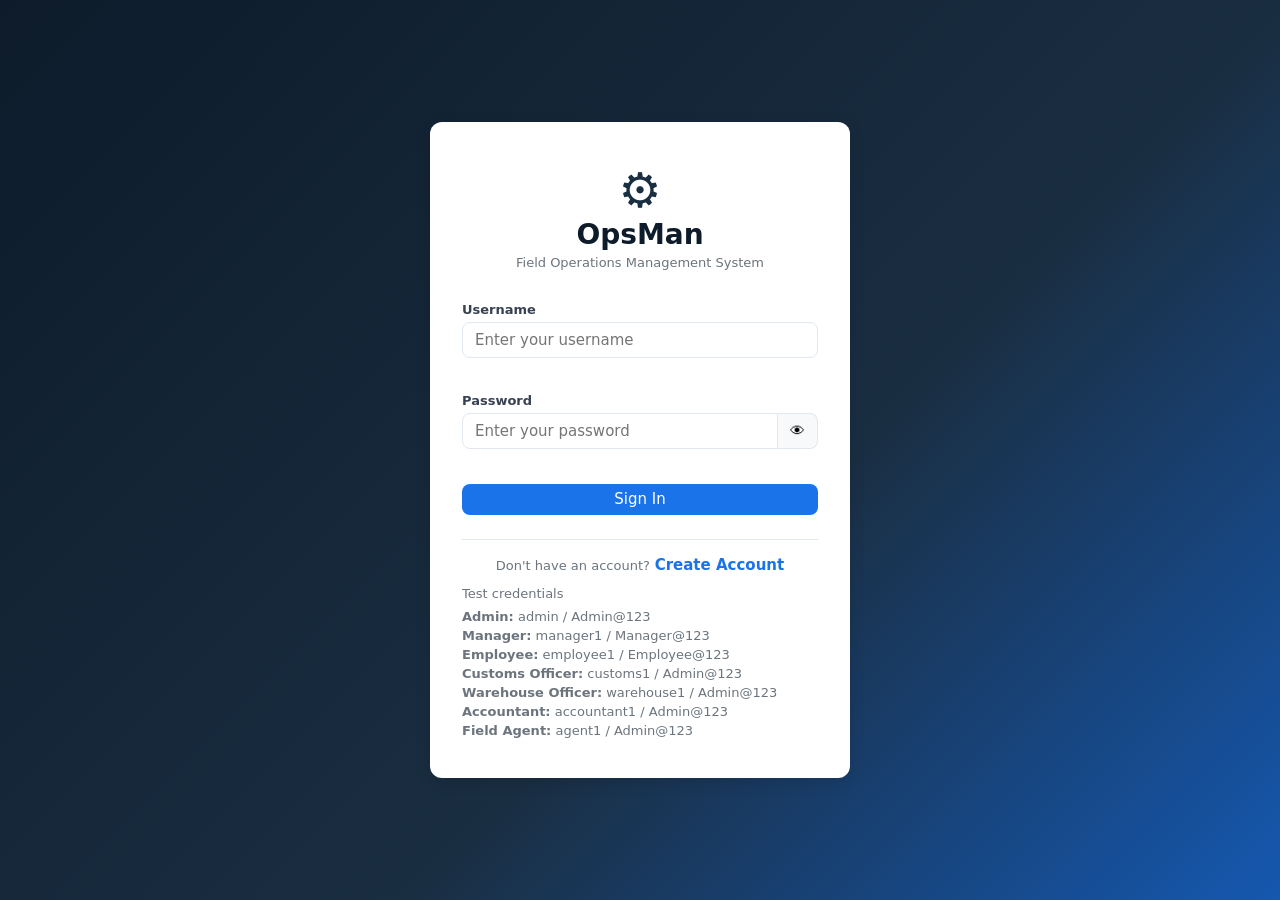
<file: frontend/employees.html>
<!DOCTYPE html>
<html lang="en">
<head>
    <meta charset="UTF-8">
    <meta name="viewport" content="width=device-width, initial-scale=1.0">
    <title>OpsMan – Employees</title>
    <link rel="stylesheet" href="css/style.css">
</head>
<body class="app-page">

    <aside class="sidebar" id="sidebar">
        <div class="sidebar-logo"><span class="logo-icon">⚙️</span><span class="logo-text">OpsMan</span></div>
        <nav class="sidebar-nav">
            <a href="dashboard.html"           class="nav-item"><span class="nav-icon">📊</span> Dashboard</a>
            <a href="employee-dashboard.html"  class="nav-item"><span class="nav-icon">👤</span> My Dashboard</a>
            <a href="shipments.html"           class="nav-item"><span class="nav-icon">🚢</span> Shipments</a>
            <a href="customs.html"             class="nav-item"><span class="nav-icon">🛃</span> Customs</a>
            <a href="warehouses.html"          class="nav-item"><span class="nav-icon">🏭</span> Warehouses</a>
            <a href="transit.html"             class="nav-item"><span class="nav-icon">🚛</span> Transit</a>
            <a href="tasks.html"               class="nav-item"><span class="nav-icon">✅</span> Tasks</a>
            <a href="employees.html"           class="nav-item active"><span class="nav-icon">👥</span> Employees</a>
            <a href="points.html"              class="nav-item"><span class="nav-icon">🏆</span> Points</a>
            <a href="reports.html"             class="nav-item"><span class="nav-icon">📋</span> Reports</a>
            <a href="analytics.html"           class="nav-item"><span class="nav-icon">📈</span> Analytics</a>
            <a href="alerts.html"              class="nav-item"><span class="nav-icon">🔔</span> Alerts <span class="badge badge-danger" id="alertBadge">0</span></a>
        </nav>
        <div class="sidebar-footer">
            <div class="user-info" id="userInfo"></div>
            <button class="btn btn-sm btn-outline" onclick="logout()">Logout</button>
        </div>
    </aside>

    <main class="main-content">
        <header class="page-header">
            <button class="sidebar-toggle" onclick="toggleSidebar()">☰</button>
            <h2 class="page-title">Employees</h2>
            <button class="btn btn-primary" onclick="openEmployeeModal()">+ Add Employee</button>
        </header>

        <!-- Filters -->
        <div class="filters-bar card">
            <div class="filter-group">
                <input type="text" id="filterSearch" class="form-control form-control-sm"
                       placeholder="Search employees…" oninput="loadEmployees()">
            </div>
            <div class="filter-group">
                <select id="filterDept" class="form-control form-control-sm" onchange="loadEmployees()">
                    <option value="">All Departments</option>
                    <option value="Operations">Operations</option>
                    <option value="Field Operations">Field Operations</option>
                    <option value="IT Administration">IT Administration</option>
                    <option value="Logistics">Logistics</option>
                    <option value="Customs">Customs</option>
                </select>
            </div>
        </div>

        <!-- Employee Grid -->
        <div id="employeeGrid" class="employee-grid">
            <div class="loading-spinner">Loading…</div>
        </div>
        <div class="pagination" id="empPagination"></div>
    </main>

    <!-- Add/Edit Employee Modal -->
    <div class="modal-overlay hidden" id="employeeModal">
        <div class="modal modal-lg">
            <div class="modal-header">
                <h3 id="employeeModalTitle">Add Employee</h3>
                <button class="modal-close" onclick="closeModal('employeeModal')">✕</button>
            </div>
            <div class="modal-body">
                <form id="employeeForm" novalidate>
                    <input type="hidden" id="empId">
                    <div class="form-section-title">Personal Info</div>
                    <div class="form-row">
                        <div class="form-group col-6">
                            <label class="form-label">Full Name *</label>
                            <input type="text" id="empFullName" class="form-control" required>
                        </div>
                        <div class="form-group col-6">
                            <label class="form-label">Employee Code *</label>
                            <input type="text" id="empCode" class="form-control" placeholder="EMP-XXX" required>
                        </div>
                    </div>
                    <div class="form-row">
                        <div class="form-group col-6">
                            <label class="form-label">Department *</label>
                            <input type="text" id="empDept" class="form-control" required>
                        </div>
                        <div class="form-group col-6">
                            <label class="form-label">Phone</label>
                            <input type="tel" id="empPhone" class="form-control">
                        </div>
                    </div>
                    <div class="form-group">
                        <label class="form-label">Address</label>
                        <input type="text" id="empAddress" class="form-control">
                    </div>

                    <div class="form-section-title" id="accountSection">Account Info</div>
                    <div class="form-row" id="accountFields">
                        <div class="form-group col-4">
                            <label class="form-label">Username *</label>
                            <input type="text" id="empUsername" class="form-control">
                        </div>
                        <div class="form-group col-4">
                            <label class="form-label">Email *</label>
                            <input type="email" id="empEmail" class="form-control">
                        </div>
                        <div class="form-group col-4">
                            <label class="form-label">Password *</label>
                            <input type="password" id="empPassword" class="form-control">
                        </div>
                    </div>
                    <div class="form-group">
                        <label class="form-label">Role</label>
                        <select id="empRole" class="form-control">
                            <option value="field_employee">Field Employee</option>
                            <option value="operations_manager">Operations Manager</option>
                            <option value="admin">Admin</option>
                        </select>
                    </div>

                    <div class="modal-actions">
                        <button type="button" class="btn btn-outline" onclick="closeModal('employeeModal')">Cancel</button>
                        <button type="submit" class="btn btn-primary">Save</button>
                    </div>
                </form>
            </div>
        </div>
    </div>

    <!-- Employee Detail Modal -->
    <div class="modal-overlay hidden" id="empDetailModal">
        <div class="modal modal-lg">
            <div class="modal-header">
                <h3>Employee Profile</h3>
                <button class="modal-close" onclick="closeModal('empDetailModal')">✕</button>
            </div>
            <div class="modal-body" id="empDetailBody"></div>
        </div>
    </div>

    <div id="toast-container"></div>
    <script src="js/app.js"></script>
    <script>
        let empPage = 1;
        const empPerPage = 12;

        document.addEventListener('DOMContentLoaded', () => {
            checkAuthManager();
            loadEmployees();
            document.getElementById('userInfo').textContent = getStoredUser()?.username || '';
        });

        function checkAuthManager() {
            const user = getStoredUser();
            if (!user) { window.location.href = 'index.html'; return; }
            if (user.role === 'field_employee') { window.location.href = 'employee-portal.html'; }
        }

        async function loadEmployees() {
            const search = document.getElementById('filterSearch').value;
            const dept   = document.getElementById('filterDept').value;
            const qs     = new URLSearchParams({ page: empPage, per_page: empPerPage, search, department: dept });
            const grid   = document.getElementById('employeeGrid');
            grid.innerHTML = '<div class="loading-spinner">Loading…</div>';

            try {
                const res = await api(`/api/employees.php?${qs}`);
                if (!res.data?.length) {
                    grid.innerHTML = '<p class="text-center text-muted">No employees found.</p>';
                    return;
                }
                grid.innerHTML = res.data.map(emp => `
                    <div class="emp-card">
                        <div class="emp-avatar">${emp.full_name[0]}</div>
                        <div class="emp-info">
                            <div class="emp-name">${emp.full_name}</div>
                            <div class="emp-code text-muted">${emp.employee_code}</div>
                            <div class="emp-dept">${emp.department}</div>
                            <div class="emp-score">
                                <span class="score-badge ${scoreClass(emp.performance_score)}">
                                    ★ ${emp.performance_score}
                                </span>
                                <span class="badge ${roleBadge(emp.role)}">${emp.role}</span>
                            </div>
                        </div>
                        <div class="emp-actions">
                            <button class="btn btn-xs btn-outline" onclick="viewEmployee(${emp.id})">View</button>
                            <button class="btn btn-xs btn-primary" onclick="editEmployee(${emp.id})">Edit</button>
                        </div>
                    </div>
                `).join('');

                renderPagination(res.pagination, 'empPagination', p => { empPage = p; loadEmployees(); });
            } catch (e) {
                grid.innerHTML = `<p class="text-center text-danger">${e.message}</p>`;
            }
        }

        function scoreClass(s) {
            if (s >= 90) return 'score-high';
            if (s >= 70) return 'score-med';
            return 'score-low';
        }
        function roleBadge(r) {
            return r === 'admin' ? 'badge-danger' : r === 'operations_manager' ? 'badge-warning' : 'badge-info';
        }

        function openEmployeeModal(emp = null) {
            const isEdit = !!emp;
            document.getElementById('employeeModalTitle').textContent = isEdit ? 'Edit Employee' : 'Add Employee';
            document.getElementById('empId').value          = emp?.id || '';
            document.getElementById('empFullName').value    = emp?.full_name  || '';
            document.getElementById('empCode').value        = emp?.employee_code || '';
            document.getElementById('empDept').value        = emp?.department    || '';
            document.getElementById('empPhone').value       = emp?.phone    || '';
            document.getElementById('empAddress').value     = emp?.address  || '';
            document.getElementById('empRole').value        = emp?.role || 'field_employee';
            const acct = document.getElementById('accountFields');
            acct.style.display = isEdit ? 'none' : 'flex';
            document.getElementById('accountSection').style.display = isEdit ? 'none' : 'block';
            document.getElementById('employeeModal').classList.remove('hidden');
        }

        async function editEmployee(id) {
            try {
                const res = await api(`/api/employees.php?id=${id}`);
                openEmployeeModal(res.data);
            } catch (e) { showToast(e.message, 'error'); }
        }

        async function viewEmployee(id) {
            try {
                const res = await api(`/api/employees.php?id=${id}`);
                const emp = res.data;
                document.getElementById('empDetailBody').innerHTML = `
                    <div class="emp-detail">
                        <div class="emp-detail-header">
                            <div class="emp-avatar-lg">${emp.full_name[0]}</div>
                            <div>
                                <h2>${emp.full_name}</h2>
                                <p>${emp.employee_code} · ${emp.department}</p>
                                <p>${emp.email}</p>
                            </div>
                        </div>
                        <div class="detail-grid">
                            <div><strong>Phone:</strong> ${emp.phone || '–'}</div>
                            <div><strong>Address:</strong> ${emp.address || '–'}</div>
                            <div><strong>Role:</strong> <span class="badge ${roleBadge(emp.role)}">${emp.role}</span></div>
                            <div><strong>Performance:</strong> <span class="score-badge ${scoreClass(emp.performance_score)}">★ ${emp.performance_score}</span></div>
                            <div><strong>Status:</strong> ${emp.is_active ? '<span class="badge badge-success">Active</span>' : '<span class="badge badge-secondary">Inactive</span>'}</div>
                            <div><strong>Joined:</strong> ${formatDate(emp.created_at)}</div>
                        </div>
                    </div>
                `;
                document.getElementById('empDetailModal').classList.remove('hidden');
            } catch (e) { showToast(e.message, 'error'); }
        }

        document.getElementById('employeeForm').addEventListener('submit', async (e) => {
            e.preventDefault();
            const id = document.getElementById('empId').value;
            const isEdit = !!id;
            const payload = {
                full_name: document.getElementById('empFullName').value,
                employee_code: document.getElementById('empCode').value,
                department: document.getElementById('empDept').value,
                phone: document.getElementById('empPhone').value,
                address: document.getElementById('empAddress').value,
                role: document.getElementById('empRole').value,
            };
            if (!isEdit) {
                Object.assign(payload, {
                    username: document.getElementById('empUsername').value,
                    email: document.getElementById('empEmail').value,
                    password: document.getElementById('empPassword').value,
                });
            }
            try {
                if (isEdit) {
                    await api(`/api/employees.php?id=${id}`, 'PUT', payload);
                    showToast('Employee updated', 'success');
                } else {
                    await api('/api/employees.php', 'POST', payload);
                    showToast('Employee created', 'success');
                }
                closeModal('employeeModal');
                loadEmployees();
            } catch (err) { showToast(err.message, 'error'); }
        });
    </script>
</body>
</html>
</file>
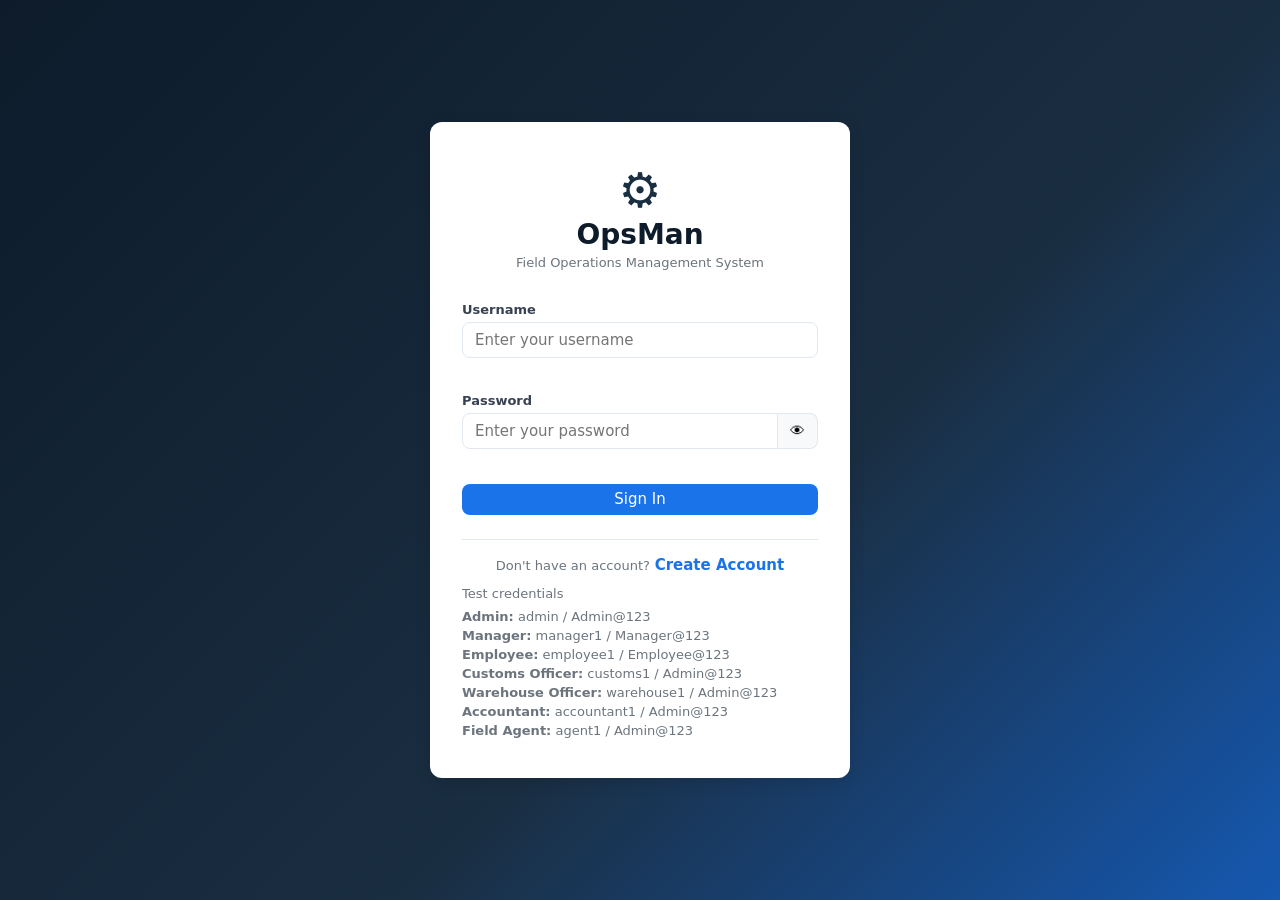
<file: frontend/points.html>
<!DOCTYPE html>
<html lang="en">
<head>
    <meta charset="UTF-8">
    <meta name="viewport" content="width=device-width, initial-scale=1.0">
    <title>OpsMan – Points &amp; Leaderboard</title>
    <link rel="stylesheet" href="css/style.css">
</head>
<body class="app-page">

    <!-- Sidebar -->
    <aside class="sidebar" id="sidebar">
        <div class="sidebar-logo">
            <span class="logo-icon">⚙️</span>
            <span class="logo-text">OpsMan</span>
        </div>
        <nav class="sidebar-nav">
            <a href="dashboard.html"           class="nav-item"><span class="nav-icon">📊</span> Dashboard</a>
            <a href="employee-dashboard.html"  class="nav-item"><span class="nav-icon">👤</span> My Dashboard</a>
            <a href="shipments.html"           class="nav-item"><span class="nav-icon">🚢</span> Shipments</a>
            <a href="customs.html"             class="nav-item"><span class="nav-icon">🛃</span> Customs</a>
            <a href="warehouses.html"          class="nav-item"><span class="nav-icon">🏭</span> Warehouses</a>
            <a href="transit.html"             class="nav-item"><span class="nav-icon">🚛</span> Transit</a>
            <a href="tasks.html"               class="nav-item"><span class="nav-icon">✅</span> Tasks</a>
            <a href="employees.html"           class="nav-item"><span class="nav-icon">👥</span> Employees</a>
            <a href="points.html"              class="nav-item active"><span class="nav-icon">🏆</span> Points</a>
            <a href="reports.html"             class="nav-item"><span class="nav-icon">📋</span> Reports</a>
            <a href="analytics.html"           class="nav-item"><span class="nav-icon">📈</span> Analytics</a>
            <a href="alerts.html"              class="nav-item"><span class="nav-icon">🔔</span> Alerts <span class="badge badge-danger" id="alertBadge">0</span></a>
        </nav>
        <div class="sidebar-footer">
            <div class="user-info" id="userInfo"></div>
            <button class="btn btn-sm btn-outline" onclick="logout()">Logout</button>
        </div>
    </aside>

    <!-- Main -->
    <main class="main-content">
        <header class="page-header">
            <button class="sidebar-toggle" onclick="toggleSidebar()">☰</button>
            <h2 class="page-title">🏆 Points &amp; Leaderboard</h2>
        </header>

        <!-- Filters -->
        <div class="filters-bar card">
            <div class="filter-group">
                <label class="form-label-sm">Filter by Month</label>
                <input type="month" id="filterMonth" class="form-control form-control-sm" onchange="loadLeaderboard()">
            </div>
            <button class="btn btn-sm btn-primary" onclick="loadLeaderboard()">Apply</button>
            <button class="btn btn-sm btn-outline" onclick="clearFilter()">Clear Filter</button>
        </div>

        <!-- Leaderboard Table -->
        <div class="card" style="margin:0 1.5rem 1.25rem;">
            <div class="card-header">
                <h3>🏅 Employee Leaderboard</h3>
            </div>
            <div class="table-responsive">
                <table class="table table-hover" id="leaderboardTable">
                    <thead>
                        <tr>
                            <th>Rank</th>
                            <th>Employee</th>
                            <th>Code</th>
                            <th>Department</th>
                            <th>Total Points</th>
                            <th>Tasks Scored</th>
                            <th>Actions</th>
                        </tr>
                    </thead>
                    <tbody id="leaderboardBody">
                        <tr><td colspan="7" class="text-center">Loading…</td></tr>
                    </tbody>
                </table>
            </div>
        </div>

        <!-- Employee Detail Panel -->
        <div class="card hidden" id="empDetailPanel" style="margin:0 1.5rem 1.25rem;">
            <div class="card-header">
                <h3 id="empDetailTitle">Employee Points Detail</h3>
                <button class="btn btn-xs btn-outline" onclick="document.getElementById('empDetailPanel').classList.add('hidden')">✕ Close</button>
            </div>
            <div class="card-body">
                <div class="stats-grid" style="padding:0;margin-bottom:1rem;" id="empDetailStats"></div>

                <h4 style="font-size:.9rem;font-weight:600;margin-bottom:.5rem;">Step Contribution</h4>
                <div class="table-responsive">
                    <table class="table">
                        <thead>
                            <tr>
                                <th>Step Name</th>
                                <th>Points</th>
                                <th>Times Completed</th>
                            </tr>
                        </thead>
                        <tbody id="stepContribBody">
                            <tr><td colspan="3" class="text-center text-muted">Select an employee</td></tr>
                        </tbody>
                    </table>
                </div>
            </div>
        </div>
    </main>

    <div id="toast-container"></div>

    <script src="js/app.js"></script>
    <script src="js/points.js"></script>
</body>
</html>
</file>
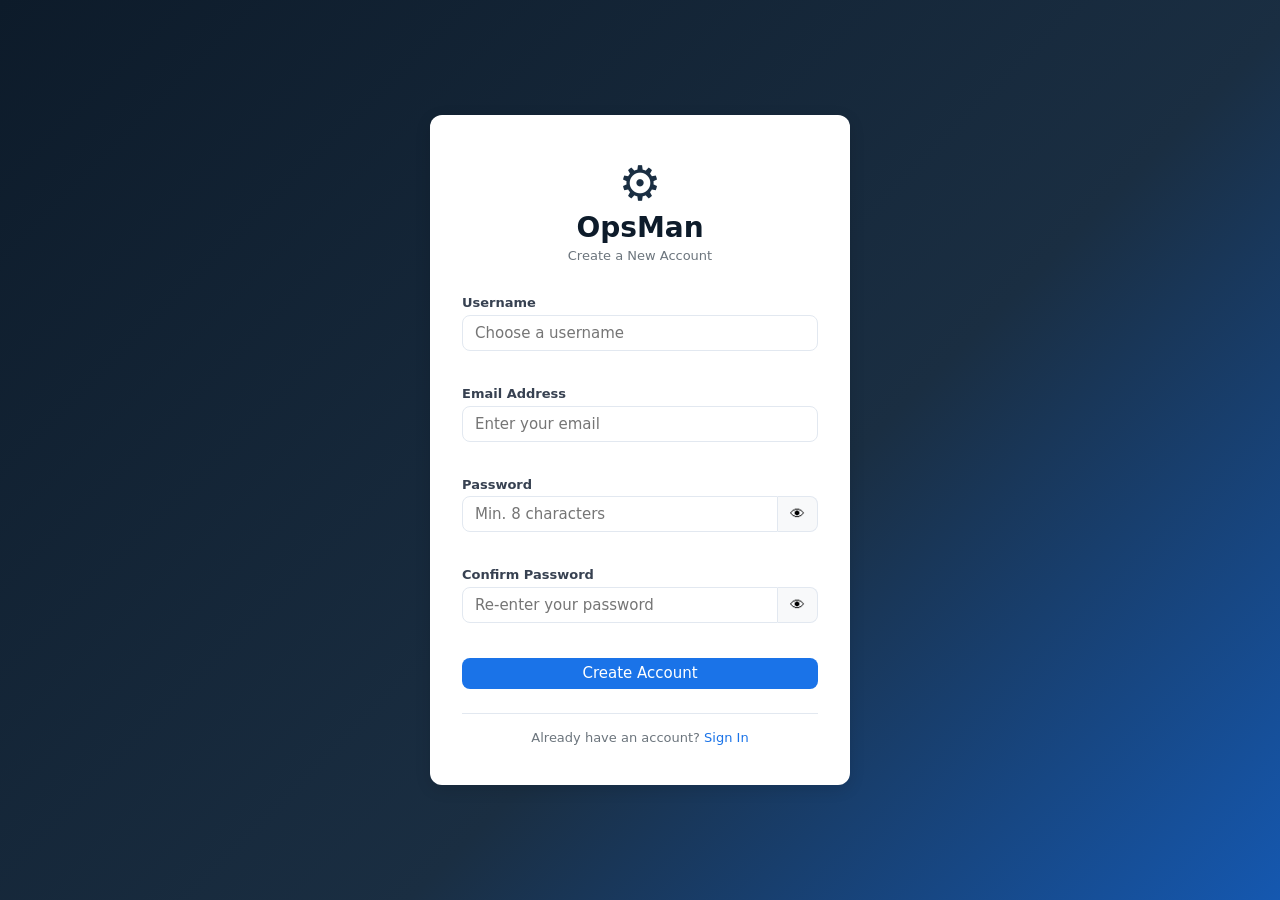
<file: frontend/register.html>
<!DOCTYPE html>
<html lang="en">
<head>
    <meta charset="UTF-8">
    <meta name="viewport" content="width=device-width, initial-scale=1.0">
    <title>OpsMan – Create Account</title>
    <link rel="stylesheet" href="css/style.css">
</head>
<body class="auth-page">
    <div class="auth-container">
        <div class="auth-card">
            <div class="auth-logo">
                <div class="logo-icon">⚙️</div>
                <h1>OpsMan</h1>
                <p class="auth-subtitle">Create a New Account</p>
            </div>

            <form id="registerForm" class="auth-form" novalidate>
                <div class="form-group">
                    <label for="username" class="form-label">Username</label>
                    <input type="text" id="username" name="username" class="form-control"
                           placeholder="Choose a username" autocomplete="username" required>
                    <span class="field-error" id="usernameError"></span>
                </div>

                <div class="form-group">
                    <label for="email" class="form-label">Email Address</label>
                    <input type="email" id="email" name="email" class="form-control"
                           placeholder="Enter your email" autocomplete="email" required>
                    <span class="field-error" id="emailError"></span>
                </div>

                <div class="form-group">
                    <label for="password" class="form-label">Password</label>
                    <div class="input-group">
                        <input type="password" id="password" name="password" class="form-control"
                               placeholder="Min. 8 characters" autocomplete="new-password" required>
                        <button type="button" class="input-addon" onclick="togglePassword('password', this)" aria-label="Show password">👁</button>
                    </div>
                    <span class="field-error" id="passwordError"></span>
                </div>

                <div class="form-group">
                    <label for="confirmPassword" class="form-label">Confirm Password</label>
                    <div class="input-group">
                        <input type="password" id="confirmPassword" name="confirmPassword" class="form-control"
                               placeholder="Re-enter your password" autocomplete="new-password" required>
                        <button type="button" class="input-addon" onclick="togglePassword('confirmPassword', this)" aria-label="Show password">👁</button>
                    </div>
                    <span class="field-error" id="confirmPasswordError"></span>
                </div>

                <div id="registerError" class="alert alert-danger hidden"></div>

                <button type="submit" class="btn btn-primary btn-block" id="registerBtn">
                    <span id="registerBtnText">Create Account</span>
                    <span id="registerSpinner" class="spinner hidden"></span>
                </button>
            </form>

            <div class="auth-footer" style="text-align:center;">
                <p class="text-muted text-sm">Already have an account? <a href="index.html">Sign In</a></p>
            </div>
        </div>
    </div>

    <div id="toast-container"></div>

    <script src="js/app.js"></script>
    <script>
        document.addEventListener('DOMContentLoaded', () => {
            const token = getToken();
            const user  = getStoredUser();
            if (token && user) {
                redirectByRole(user.role);
                return;
            }

            const form = document.getElementById('registerForm');
            if (form) {
                form.addEventListener('submit', handleRegister);
            }
        });

        async function handleRegister(e) {
            e.preventDefault();
            clearErrors();

            const username        = document.getElementById('username').value.trim();
            const email           = document.getElementById('email').value.trim();
            const password        = document.getElementById('password').value;
            const confirmPassword = document.getElementById('confirmPassword').value;
            let valid = true;

            if (!username) {
                showFieldError('usernameError', 'Username is required');
                valid = false;
            } else if (username.length < 3) {
                showFieldError('usernameError', 'Username must be at least 3 characters');
                valid = false;
            }
            if (!email) {
                showFieldError('emailError', 'Email is required');
                valid = false;
            } else if (!/^[^\s@]+@[^\s@]+\.[^\s@]+$/.test(email)) {
                showFieldError('emailError', 'Enter a valid email address');
                valid = false;
            }
            if (!password) {
                showFieldError('passwordError', 'Password is required');
                valid = false;
            } else if (password.length < 8) {
                showFieldError('passwordError', 'Password must be at least 8 characters');
                valid = false;
            }
            if (!confirmPassword) {
                showFieldError('confirmPasswordError', 'Please confirm your password');
                valid = false;
            } else if (password !== confirmPassword) {
                showFieldError('confirmPasswordError', 'Passwords do not match');
                valid = false;
            }
            if (!valid) return;

            setLoading('registerBtn', true);

            try {
                const res = await fetch(API_BASE_URL + '/api/auth.php', {
                    method: 'POST',
                    headers: { 'Content-Type': 'application/x-www-form-urlencoded' },
                    body: new URLSearchParams({
                        action: 'register',
                        username,
                        email,
                        password
                    })
                });

                const data = await res.json();

                if (!data.success) {
                    showRegisterError(data.error || 'Registration failed. Please try again.');
                    return;
                }

                setAuth(data.data.token, data.data.user);
                showToast('Account created! Redirecting…', 'success', 1200);
                setTimeout(() => redirectByRole(data.data.user.role), 800);

            } catch (err) {
                showRegisterError('Unable to connect to server. Please try again.');
            } finally {
                setLoading('registerBtn', false);
            }
        }

        function redirectByRole(role) {
            if (role === 'field_employee' || role === 'field_agent') {
                window.location.href = 'employee-portal.html';
            } else {
                window.location.href = 'dashboard.html';
            }
        }

        function showFieldError(id, msg) {
            const el = document.getElementById(id);
            if (el) el.textContent = msg;
        }

        function showRegisterError(msg) {
            const el = document.getElementById('registerError');
            if (el) {
                el.textContent = msg;
                el.classList.remove('hidden');
            }
        }

        function clearErrors() {
            ['usernameError', 'emailError', 'passwordError', 'confirmPasswordError'].forEach(id => {
                const el = document.getElementById(id);
                if (el) el.textContent = '';
            });
            const errEl = document.getElementById('registerError');
            if (errEl) errEl.classList.add('hidden');
        }

        function togglePassword(fieldId, btn) {
            const p = document.getElementById(fieldId);
            const isHidden = p.type === 'password';
            p.type = isHidden ? 'text' : 'password';
            if (btn) btn.setAttribute('aria-label', isHidden ? 'Hide password' : 'Show password');
        }
    </script>
</body>
</html>
</file>
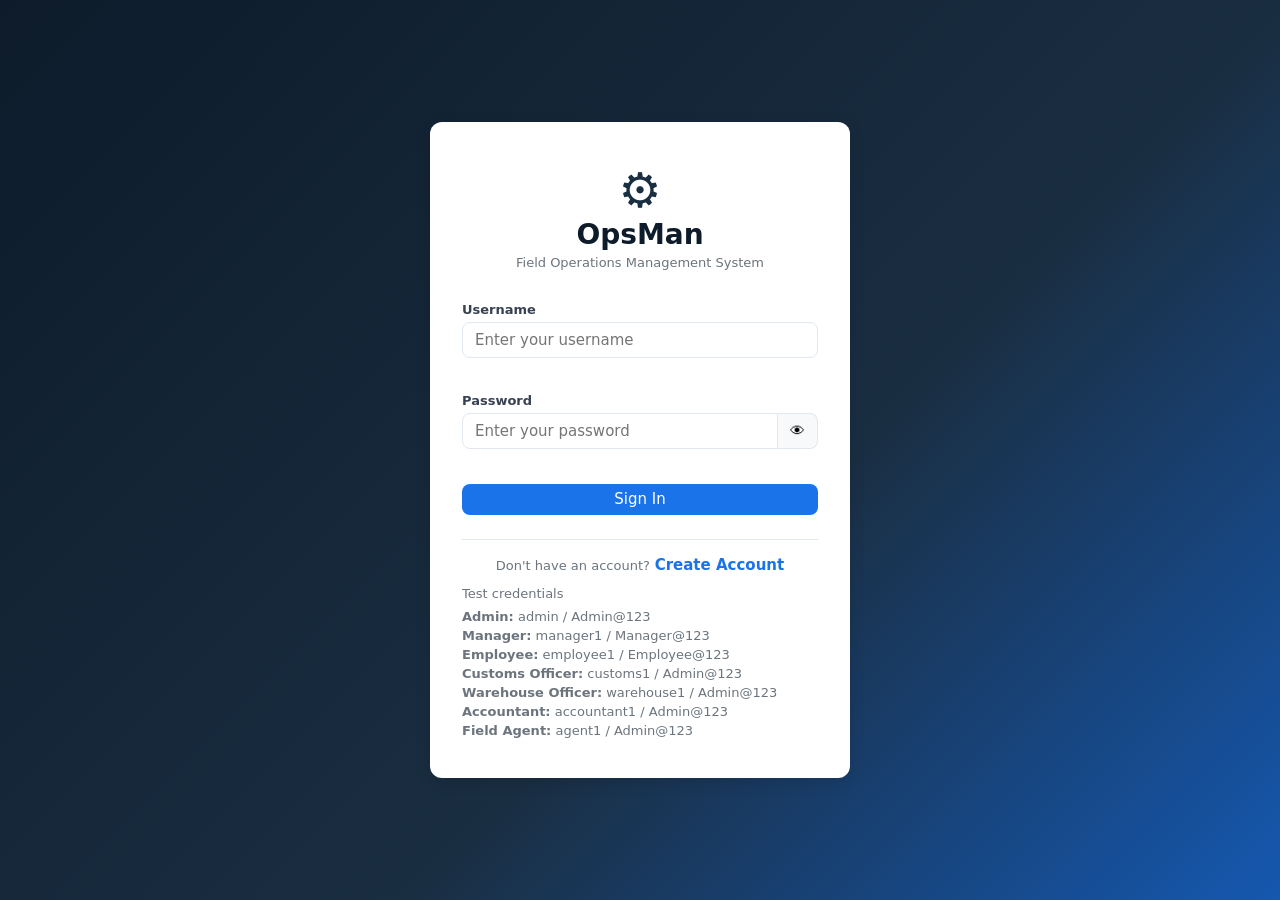
<file: frontend/reports.html>
<!DOCTYPE html>
<html lang="en">
<head>
    <meta charset="UTF-8">
    <meta name="viewport" content="width=device-width, initial-scale=1.0">
    <title>OpsMan – Reports</title>
    <link rel="stylesheet" href="css/style.css">
</head>
<body class="app-page">

    <aside class="sidebar" id="sidebar">
        <div class="sidebar-logo"><span class="logo-icon">⚙️</span><span class="logo-text">OpsMan</span></div>
        <nav class="sidebar-nav">
            <a href="dashboard.html"           class="nav-item"><span class="nav-icon">📊</span> Dashboard</a>
            <a href="employee-dashboard.html"  class="nav-item"><span class="nav-icon">👤</span> My Dashboard</a>
            <a href="shipments.html"           class="nav-item"><span class="nav-icon">🚢</span> Shipments</a>
            <a href="customs.html"             class="nav-item"><span class="nav-icon">🛃</span> Customs</a>
            <a href="warehouses.html"          class="nav-item"><span class="nav-icon">🏭</span> Warehouses</a>
            <a href="transit.html"             class="nav-item"><span class="nav-icon">🚛</span> Transit</a>
            <a href="tasks.html"               class="nav-item"><span class="nav-icon">✅</span> Tasks</a>
            <a href="employees.html"           class="nav-item"><span class="nav-icon">👥</span> Employees</a>
            <a href="points.html"              class="nav-item"><span class="nav-icon">🏆</span> Points</a>
            <a href="reports.html"             class="nav-item active"><span class="nav-icon">📋</span> Reports</a>
            <a href="analytics.html"           class="nav-item"><span class="nav-icon">📈</span> Analytics</a>
            <a href="alerts.html"              class="nav-item"><span class="nav-icon">🔔</span> Alerts <span class="badge badge-danger" id="alertBadge">0</span></a>
        </nav>
        <div class="sidebar-footer">
            <div class="user-info" id="userInfo"></div>
            <button class="btn btn-sm btn-outline" onclick="logout()">Logout</button>
        </div>
    </aside>

    <main class="main-content">
        <header class="page-header">
            <button class="sidebar-toggle" onclick="toggleSidebar()">☰</button>
            <h2 class="page-title">Field Reports</h2>
        </header>

        <!-- Filters -->
        <div class="filters-bar card">
            <div class="filter-group">
                <label class="form-label-sm">Employee</label>
                <select id="filterEmployee" class="form-control form-control-sm" onchange="loadReports()">
                    <option value="">All Employees</option>
                </select>
            </div>
            <div class="filter-group">
                <label class="form-label-sm">Status</label>
                <select id="filterStatus" class="form-control form-control-sm" onchange="loadReports()">
                    <option value="">All</option>
                    <option value="draft">Draft</option>
                    <option value="submitted">Submitted</option>
                    <option value="reviewed">Reviewed</option>
                </select>
            </div>
            <div class="filter-group">
                <label class="form-label-sm">From</label>
                <input type="date" id="filterDateFrom" class="form-control form-control-sm" onchange="loadReports()">
            </div>
            <div class="filter-group">
                <label class="form-label-sm">To</label>
                <input type="date" id="filterDateTo" class="form-control form-control-sm" onchange="loadReports()">
            </div>
        </div>

        <!-- Reports Table -->
        <div class="card">
            <div class="table-responsive">
                <table class="table table-hover">
                    <thead>
                        <tr>
                            <th>#</th>
                            <th>Task</th>
                            <th>Employee</th>
                            <th>Check In</th>
                            <th>Check Out</th>
                            <th>Status</th>
                            <th>Created</th>
                            <th>Actions</th>
                        </tr>
                    </thead>
                    <tbody id="reportsBody">
                        <tr><td colspan="8" class="text-center">Loading…</td></tr>
                    </tbody>
                </table>
            </div>
            <div class="pagination" id="reportsPagination"></div>
        </div>
    </main>

    <!-- Report Detail Modal -->
    <div class="modal-overlay hidden" id="reportDetailModal">
        <div class="modal modal-lg">
            <div class="modal-header">
                <h3>Report Details</h3>
                <button class="modal-close" onclick="closeModal('reportDetailModal')">✕</button>
            </div>
            <div class="modal-body" id="reportDetailBody"></div>
        </div>
    </div>

    <div id="toast-container"></div>
    <script src="js/app.js"></script>
    <script src="js/reports.js"></script>
</body>
</html>
</file>
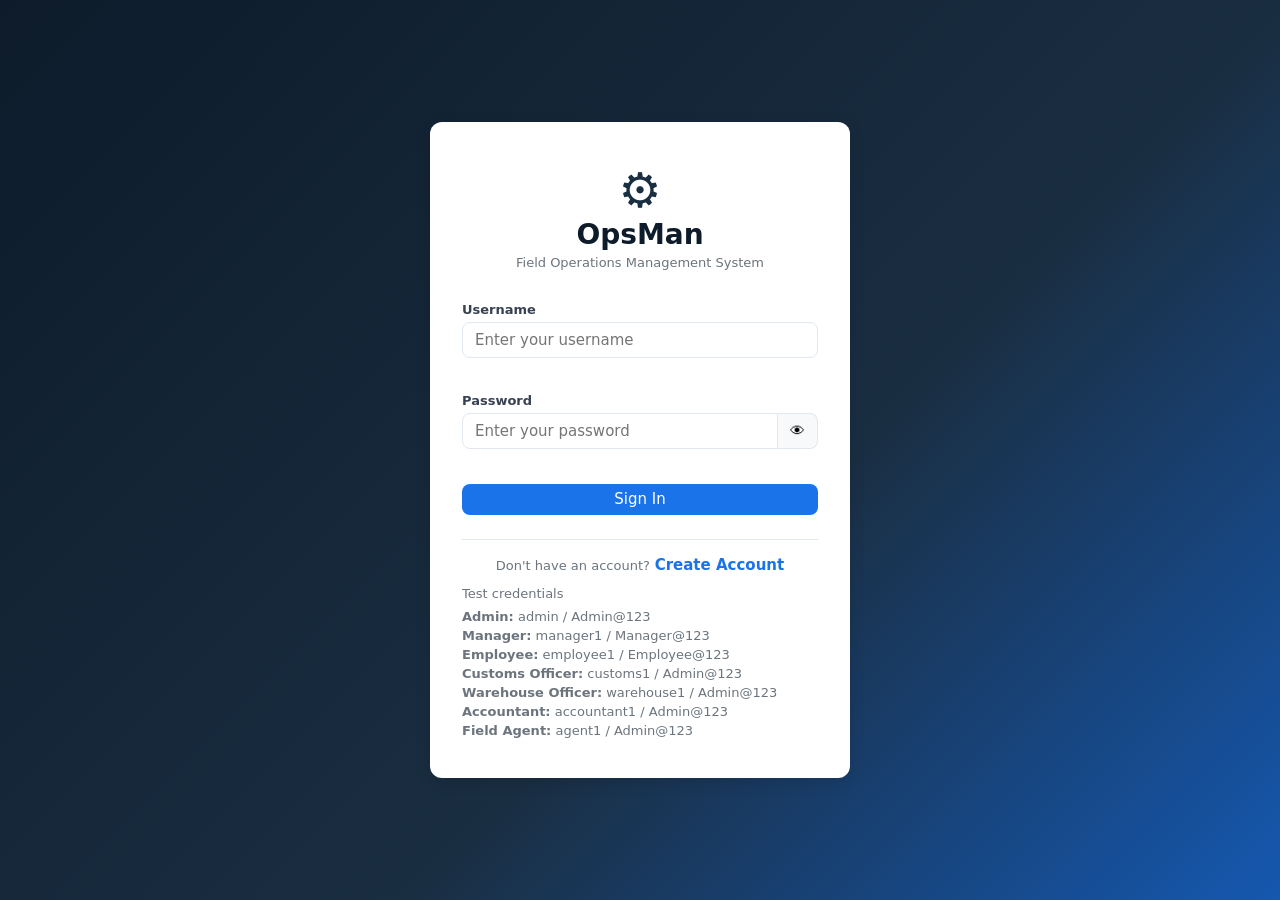
<file: frontend/shipments.html>
<!DOCTYPE html>
<html lang="en">
<head>
    <meta charset="UTF-8">
    <meta name="viewport" content="width=device-width, initial-scale=1.0">
    <title>OpsMan – Shipments</title>
    <link rel="stylesheet" href="css/style.css">
</head>
<body class="app-page">

    <aside class="sidebar" id="sidebar">
        <div class="sidebar-logo"><span class="logo-icon">⚙️</span><span class="logo-text">OpsMan</span></div>
        <nav class="sidebar-nav">
            <a href="dashboard.html"           class="nav-item"><span class="nav-icon">📊</span> Dashboard</a>
            <a href="employee-dashboard.html"  class="nav-item"><span class="nav-icon">👤</span> My Dashboard</a>
            <a href="shipments.html"           class="nav-item active"><span class="nav-icon">🚢</span> Shipments</a>
            <a href="customs.html"             class="nav-item"><span class="nav-icon">🛃</span> Customs</a>
            <a href="warehouses.html"          class="nav-item"><span class="nav-icon">🏭</span> Warehouses</a>
            <a href="transit.html"             class="nav-item"><span class="nav-icon">🚛</span> Transit</a>
            <a href="tasks.html"               class="nav-item"><span class="nav-icon">✅</span> Tasks</a>
            <a href="employees.html"           class="nav-item"><span class="nav-icon">👥</span> Employees</a>
            <a href="points.html"              class="nav-item"><span class="nav-icon">🏆</span> Points</a>
            <a href="reports.html"             class="nav-item"><span class="nav-icon">📋</span> Reports</a>
            <a href="analytics.html"           class="nav-item"><span class="nav-icon">📈</span> Analytics</a>
            <a href="alerts.html"              class="nav-item"><span class="nav-icon">🔔</span> Alerts <span class="badge badge-danger" id="alertBadge">0</span></a>
        </nav>
        <div class="sidebar-footer">
            <div class="user-info" id="userInfo"></div>
            <button class="btn btn-sm btn-outline" onclick="logout()">Logout</button>
        </div>
    </aside>

    <main class="main-content">
        <header class="page-header">
            <button class="sidebar-toggle" onclick="toggleSidebar()">☰</button>
            <h2 class="page-title">Shipments</h2>
            <button class="btn btn-primary" onclick="openCreateModal()" id="createBtn">+ New Shipment</button>
        </header>

        <!-- Stats -->
        <section class="stats-grid" style="grid-template-columns:repeat(4,1fr)">
            <div class="stat-card stat-blue"><div class="stat-icon">🚢</div><div class="stat-content"><div class="stat-value" id="sTotal">–</div><div class="stat-label">Total</div></div></div>
            <div class="stat-card stat-orange"><div class="stat-icon">🔄</div><div class="stat-content"><div class="stat-value" id="sActive">–</div><div class="stat-label">Active</div></div></div>
            <div class="stat-card stat-green"><div class="stat-icon">✅</div><div class="stat-content"><div class="stat-value" id="sCleared">–</div><div class="stat-label">Cleared</div></div></div>
            <div class="stat-card stat-purple"><div class="stat-icon">⛔</div><div class="stat-content"><div class="stat-value" id="sHeld">–</div><div class="stat-label">Held</div></div></div>
        </section>

        <!-- Filters -->
        <div class="filters-bar card">
            <div class="filter-group">
                <select id="filterStatus" class="form-control form-control-sm" onchange="applyFilters()">
                    <option value="">All Statuses</option>
                    <option value="pending">Pending</option>
                    <option value="in_transit">In Transit</option>
                    <option value="arrived">Arrived</option>
                    <option value="cleared">Cleared</option>
                    <option value="held">Held</option>
                </select>
            </div>
            <div class="filter-group filter-search">
                <input type="text" id="filterSearch" class="form-control form-control-sm"
                       placeholder="Search shipments…" oninput="applyFilters()">
            </div>
        </div>

        <!-- Table -->
        <div class="card">
            <div class="table-responsive">
                <table class="table table-hover" id="shipmentsTable">
                    <thead>
                        <tr>
                            <th>Ref #</th>
                            <th>Shipper</th>
                            <th>Consignee</th>
                            <th>Route</th>
                            <th>Cargo</th>
                            <th>Status</th>
                            <th>Actions</th>
                        </tr>
                    </thead>
                    <tbody id="shipmentsBody">
                        <tr><td colspan="7" class="text-center">Loading…</td></tr>
                    </tbody>
                </table>
            </div>
            <div class="pagination-bar" id="paginationBar"></div>
        </div>
    </main>

    <!-- Create/Edit Modal -->
    <div class="modal-overlay hidden" id="formModal">
        <div class="modal" style="max-width:650px">
            <div class="modal-header">
                <h3 id="formModalTitle">New Shipment</h3>
                <button class="modal-close" onclick="closeModal('formModal')">×</button>
            </div>
            <div class="modal-body">
                <form id="shipmentForm" onsubmit="handleFormSubmit(event)">
                    <input type="hidden" id="shipmentId">
                    <div class="form-row">
                        <div class="form-group">
                            <label>Ref Number *</label>
                            <input type="text" id="fRefNumber" class="form-control" required>
                        </div>
                        <div class="form-group">
                            <label>Status</label>
                            <select id="fStatus" class="form-control">
                                <option value="pending">Pending</option>
                                <option value="in_transit">In Transit</option>
                                <option value="arrived">Arrived</option>
                                <option value="cleared">Cleared</option>
                                <option value="held">Held</option>
                            </select>
                        </div>
                    </div>
                    <div class="form-row">
                        <div class="form-group">
                            <label>Shipper Name *</label>
                            <input type="text" id="fShipperName" class="form-control" required>
                        </div>
                        <div class="form-group">
                            <label>Consignee Name *</label>
                            <input type="text" id="fConsigneeName" class="form-control" required>
                        </div>
                    </div>
                    <div class="form-row">
                        <div class="form-group">
                            <label>Origin *</label>
                            <input type="text" id="fOrigin" class="form-control" required>
                        </div>
                        <div class="form-group">
                            <label>Destination *</label>
                            <input type="text" id="fDestination" class="form-control" required>
                        </div>
                    </div>
                    <div class="form-row">
                        <div class="form-group">
                            <label>Cargo Type *</label>
                            <input type="text" id="fCargoType" class="form-control" required>
                        </div>
                        <div class="form-group">
                            <label>Cargo Weight (kg)</label>
                            <input type="number" id="fCargoWeight" class="form-control" step="0.01">
                        </div>
                    </div>
                    <div class="form-row">
                        <div class="form-group">
                            <label>Client Name</label>
                            <input type="text" id="fClientName" class="form-control">
                        </div>
                        <div class="form-group">
                            <label>Client Email</label>
                            <input type="email" id="fClientEmail" class="form-control">
                        </div>
                    </div>
                    <div class="form-group">
                        <label>Client Phone</label>
                        <input type="text" id="fClientPhone" class="form-control">
                    </div>
                    <div class="form-group">
                        <label>Notes</label>
                        <textarea id="fNotes" class="form-control" rows="3"></textarea>
                    </div>
                    <div class="modal-footer">
                        <button type="button" class="btn btn-outline" onclick="closeModal('formModal')">Cancel</button>
                        <button type="submit" class="btn btn-primary" id="formSubmitBtn">Save</button>
                    </div>
                </form>
            </div>
        </div>
    </div>

    <!-- Detail Modal -->
    <div class="modal-overlay hidden" id="detailModal">
        <div class="modal" style="max-width:700px">
            <div class="modal-header">
                <h3 id="detailTitle">Shipment Detail</h3>
                <button class="modal-close" onclick="closeModal('detailModal')">×</button>
            </div>
            <div class="modal-body" id="detailBody"></div>
        </div>
    </div>

    <div id="toast-container"></div>
    <script src="js/app.js"></script>
    <script src="js/shipments.js"></script>
</body>
</html>
</file>
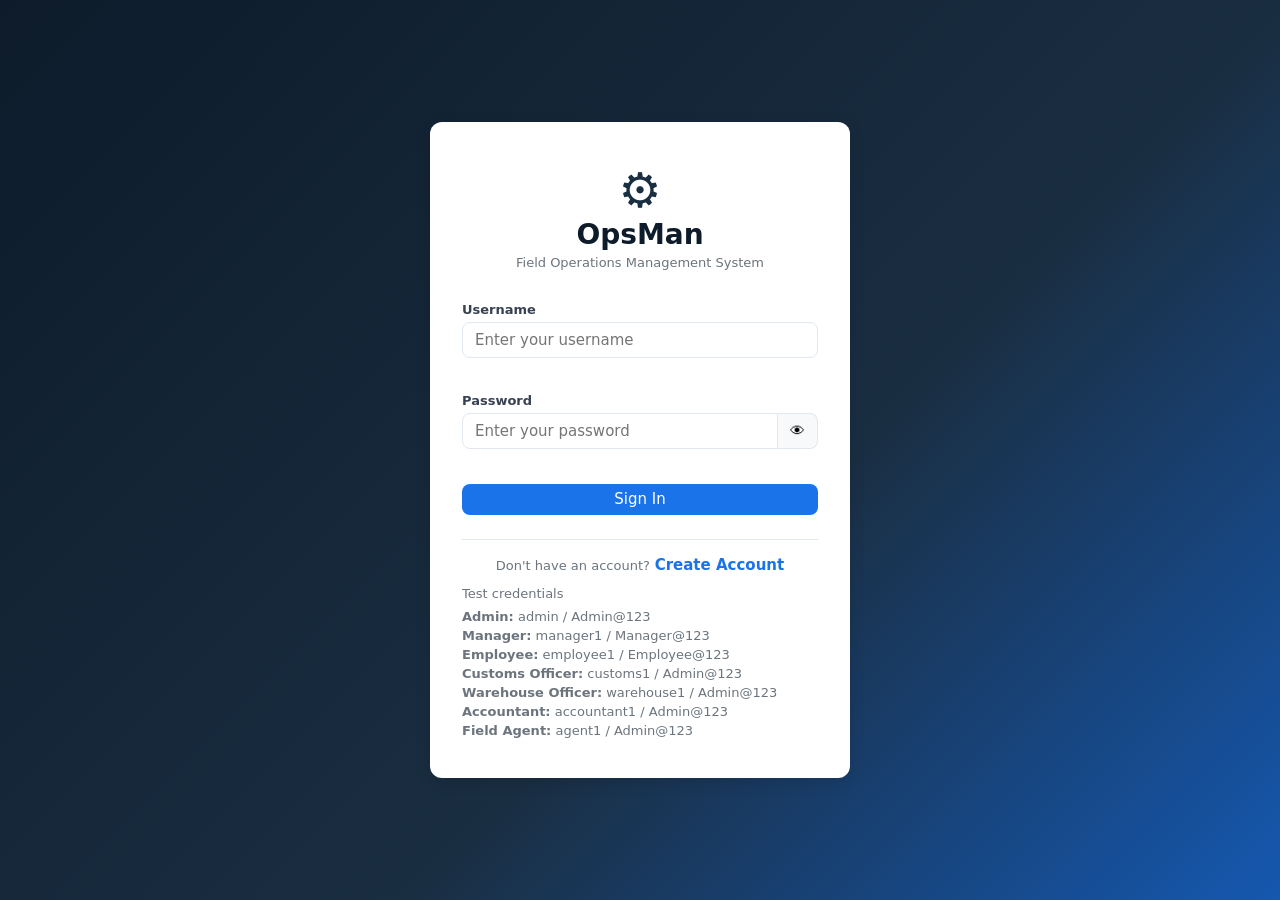
<file: frontend/tasks.html>
<!DOCTYPE html>
<html lang="en">
<head>
    <meta charset="UTF-8">
    <meta name="viewport" content="width=device-width, initial-scale=1.0">
    <title>OpsMan – Tasks</title>
    <link rel="stylesheet" href="css/style.css">
</head>
<body class="app-page">

    <aside class="sidebar" id="sidebar">
        <div class="sidebar-logo"><span class="logo-icon">⚙️</span><span class="logo-text">OpsMan</span></div>
        <nav class="sidebar-nav">
            <a href="dashboard.html"           class="nav-item"><span class="nav-icon">📊</span> Dashboard</a>
            <a href="employee-dashboard.html"  class="nav-item"><span class="nav-icon">👤</span> My Dashboard</a>
            <a href="shipments.html"           class="nav-item"><span class="nav-icon">🚢</span> Shipments</a>
            <a href="customs.html"             class="nav-item"><span class="nav-icon">🛃</span> Customs</a>
            <a href="warehouses.html"          class="nav-item"><span class="nav-icon">🏭</span> Warehouses</a>
            <a href="transit.html"             class="nav-item"><span class="nav-icon">🚛</span> Transit</a>
            <a href="tasks.html"               class="nav-item active"><span class="nav-icon">✅</span> Tasks</a>
            <a href="employees.html"           class="nav-item"><span class="nav-icon">👥</span> Employees</a>
            <a href="points.html"              class="nav-item"><span class="nav-icon">🏆</span> Points</a>
            <a href="reports.html"             class="nav-item"><span class="nav-icon">📋</span> Reports</a>
            <a href="analytics.html"           class="nav-item"><span class="nav-icon">📈</span> Analytics</a>
            <a href="alerts.html"              class="nav-item"><span class="nav-icon">🔔</span> Alerts <span class="badge badge-danger" id="alertBadge">0</span></a>
        </nav>
        <div class="sidebar-footer">
            <div class="user-info" id="userInfo"></div>
            <button class="btn btn-sm btn-outline" onclick="logout()">Logout</button>
        </div>
    </aside>

    <main class="main-content">
        <header class="page-header">
            <button class="sidebar-toggle" onclick="toggleSidebar()">☰</button>
            <h2 class="page-title">Tasks</h2>
            <button class="btn btn-primary" onclick="openCreateTaskModal()" id="createTaskBtn">+ New Task</button>
        </header>

        <!-- Filters -->
        <div class="filters-bar card">
            <div class="filter-group">
                <select id="filterStatus" class="form-control form-control-sm" onchange="applyFilters()">
                    <option value="">All Statuses</option>
                    <option value="pending">Pending</option>
                    <option value="assigned">Assigned</option>
                    <option value="in_progress">In Progress</option>
                    <option value="completed">Completed</option>
                    <option value="overdue">Overdue</option>
                </select>
            </div>
            <div class="filter-group">
                <select id="filterPriority" class="form-control form-control-sm" onchange="applyFilters()">
                    <option value="">All Priorities</option>
                    <option value="low">Low</option>
                    <option value="medium">Medium</option>
                    <option value="high">High</option>
                    <option value="urgent">Urgent</option>
                </select>
            </div>
            <div class="filter-group">
                <select id="filterType" class="form-control form-control-sm" onchange="applyFilters()">
                    <option value="">All Types</option>
                    <option value="customs_declaration">Customs Declaration</option>
                    <option value="warehouse_inspection">Warehouse Inspection</option>
                    <option value="border_transit_supervision">Border Transit</option>
                    <option value="cargo_inspection">Cargo Inspection</option>
                </select>
            </div>
            <div class="filter-group filter-search">
                <input type="text" id="filterSearch" class="form-control form-control-sm"
                       placeholder="Search tasks…" oninput="applyFilters()">
            </div>
        </div>

        <!-- Tasks Table -->
        <div class="card">
            <div class="table-responsive">
                <table class="table table-hover" id="tasksTable">
                    <thead>
                        <tr>
                            <th>#</th>
                            <th>Title</th>
                            <th>Type</th>
                            <th>Assigned To</th>
                            <th>Priority</th>
                            <th>Status</th>
                            <th>Deadline</th>
                            <th>Actions</th>
                        </tr>
                    </thead>
                    <tbody id="tasksBody">
                        <tr><td colspan="8" class="text-center">Loading…</td></tr>
                    </tbody>
                </table>
            </div>
            <div class="pagination" id="tasksPagination"></div>
        </div>
    </main>

    <!-- Create/Edit Task Modal -->
    <div class="modal-overlay hidden" id="taskModal">
        <div class="modal modal-lg">
            <div class="modal-header">
                <h3 id="taskModalTitle">Create Task</h3>
                <button class="modal-close" onclick="closeModal('taskModal')">✕</button>
            </div>
            <div class="modal-body">
                <form id="taskForm" novalidate>
                    <input type="hidden" id="taskId">
                    <div class="form-row">
                        <div class="form-group col-6">
                            <label class="form-label">Title *</label>
                            <input type="text" id="taskTitle" class="form-control" required>
                        </div>
                        <div class="form-group col-3">
                            <label class="form-label">REF (unique)</label>
                            <input type="text" id="taskRef" class="form-control" placeholder="TSK-2024-XXX">
                        </div>
                        <div class="form-group col-3">
                            <label class="form-label">Priority *</label>
                            <select id="taskPriority" class="form-control" required>
                                <option value="low">Low</option>
                                <option value="medium" selected>Medium</option>
                                <option value="high">High</option>
                                <option value="urgent">Urgent</option>
                            </select>
                        </div>
                    </div>
                    <div class="form-row">
                        <div class="form-group col-6">
                            <label class="form-label">Task Type *</label>
                            <select id="taskType" class="form-control" required>
                                <option value="customs_declaration">Customs Declaration</option>
                                <option value="warehouse_inspection">Warehouse Inspection</option>
                                <option value="border_transit_supervision">Border Transit Supervision</option>
                                <option value="cargo_inspection">Cargo Inspection</option>
                                <option value="import_im4">Import IM4</option>
                                <option value="export_ex1">Export EX1</option>
                            </select>
                        </div>
                        <div class="form-group col-6">
                            <label class="form-label">Assign To</label>
                            <select id="taskAssignTo" class="form-control">
                                <option value="">Unassigned</option>
                            </select>
                        </div>
                    </div>
                    <div class="form-row">
                        <div class="form-group col-6">
                            <label class="form-label">Location</label>
                            <input type="text" id="taskLocation" class="form-control" placeholder="Location">
                        </div>
                        <div class="form-group col-6">
                            <label class="form-label">Shipment Ref</label>
                            <input type="text" id="taskShipmentRef" class="form-control" placeholder="SHP-2024-XXX">
                        </div>
                    </div>
                    <div class="form-group">
                        <label class="form-label">Deadline</label>
                        <input type="datetime-local" id="taskDeadline" class="form-control">
                    </div>
                    <div class="form-group">
                        <label class="form-label">Description</label>
                        <textarea id="taskDescription" class="form-control" rows="3"></textarea>
                    </div>
                    <div class="modal-actions">
                        <button type="button" class="btn btn-outline" onclick="closeModal('taskModal')">Cancel</button>
                        <button type="submit" class="btn btn-primary">Save Task</button>
                    </div>
                </form>
            </div>
        </div>
    </div>

    <!-- Task Detail Modal -->
    <div class="modal-overlay hidden" id="taskDetailModal">
        <div class="modal modal-lg">
            <div class="modal-header">
                <h3 id="taskDetailTitle">Task Details</h3>
                <button class="modal-close" onclick="closeModal('taskDetailModal')">✕</button>
            </div>
            <div class="modal-body" id="taskDetailBody"></div>
        </div>
    </div>

    <div id="toast-container"></div>
    <script src="js/app.js"></script>
    <script src="js/tasks.js"></script>
</body>
</html>
</file>
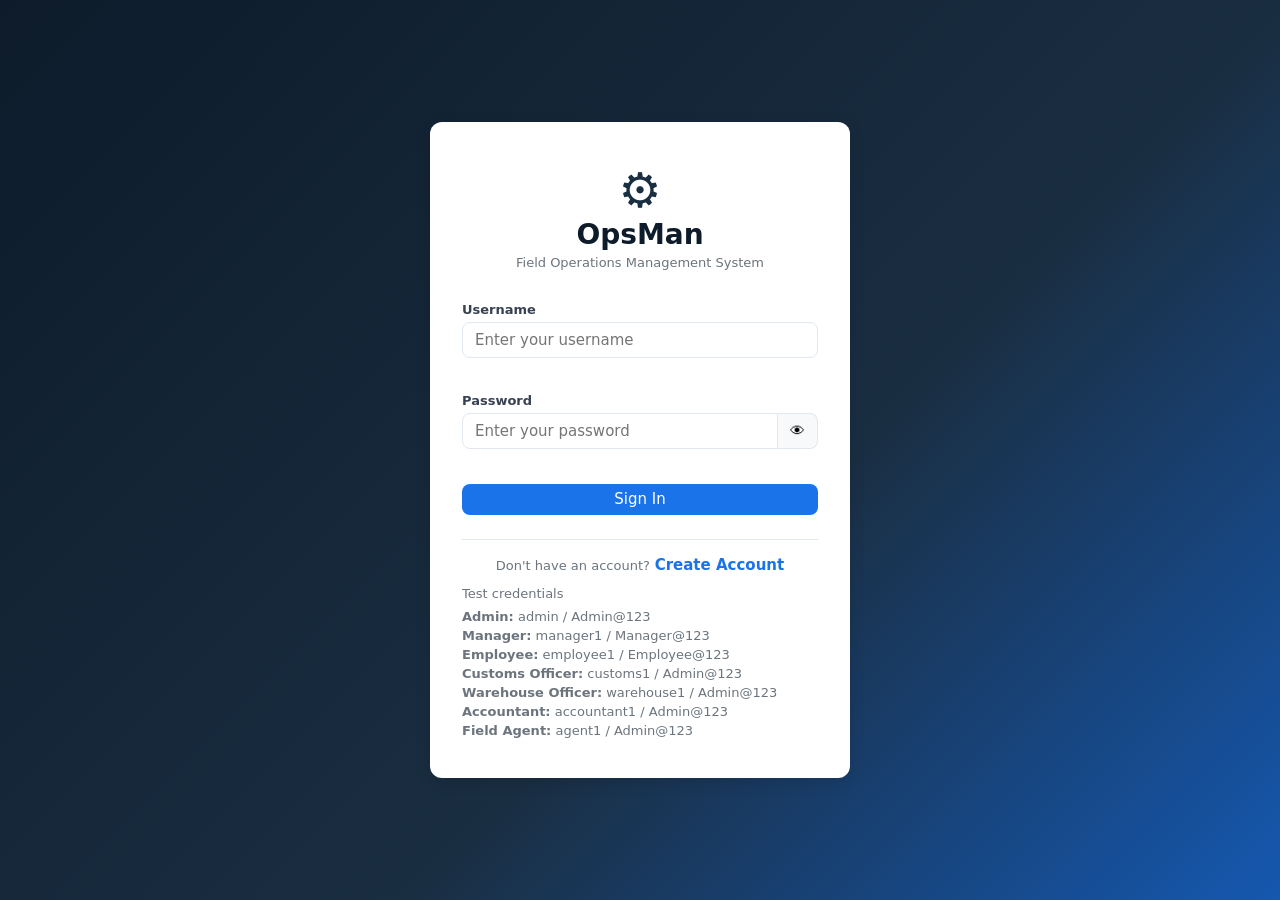
<file: frontend/warehouses.html>
<!DOCTYPE html>
<html lang="en">
<head>
    <meta charset="UTF-8">
    <meta name="viewport" content="width=device-width, initial-scale=1.0">
    <title>OpsMan – Warehouses</title>
    <link rel="stylesheet" href="css/style.css">
</head>
<body class="app-page">

    <aside class="sidebar" id="sidebar">
        <div class="sidebar-logo"><span class="logo-icon">⚙️</span><span class="logo-text">OpsMan</span></div>
        <nav class="sidebar-nav">
            <a href="dashboard.html"           class="nav-item"><span class="nav-icon">📊</span> Dashboard</a>
            <a href="employee-dashboard.html"  class="nav-item"><span class="nav-icon">👤</span> My Dashboard</a>
            <a href="shipments.html"           class="nav-item"><span class="nav-icon">🚢</span> Shipments</a>
            <a href="customs.html"             class="nav-item"><span class="nav-icon">🛃</span> Customs</a>
            <a href="warehouses.html"          class="nav-item active"><span class="nav-icon">🏭</span> Warehouses</a>
            <a href="transit.html"             class="nav-item"><span class="nav-icon">🚛</span> Transit</a>
            <a href="tasks.html"               class="nav-item"><span class="nav-icon">✅</span> Tasks</a>
            <a href="employees.html"           class="nav-item"><span class="nav-icon">👥</span> Employees</a>
            <a href="points.html"              class="nav-item"><span class="nav-icon">🏆</span> Points</a>
            <a href="reports.html"             class="nav-item"><span class="nav-icon">📋</span> Reports</a>
            <a href="analytics.html"           class="nav-item"><span class="nav-icon">📈</span> Analytics</a>
            <a href="alerts.html"              class="nav-item"><span class="nav-icon">🔔</span> Alerts <span class="badge badge-danger" id="alertBadge">0</span></a>
        </nav>
        <div class="sidebar-footer">
            <div class="user-info" id="userInfo"></div>
            <button class="btn btn-sm btn-outline" onclick="logout()">Logout</button>
        </div>
    </aside>

    <main class="main-content">
        <header class="page-header">
            <button class="sidebar-toggle" onclick="toggleSidebar()">☰</button>
            <h2 class="page-title">Warehouses</h2>
            <button class="btn btn-primary" onclick="openCreateModal()">+ New Warehouse</button>
        </header>

        <!-- Filters -->
        <div class="filters-bar card">
            <div class="filter-group">
                <select id="filterStatus" class="form-control form-control-sm" onchange="applyFilters()">
                    <option value="">All Statuses</option>
                    <option value="active">Active</option>
                    <option value="inactive">Inactive</option>
                    <option value="maintenance">Maintenance</option>
                </select>
            </div>
            <div class="filter-group filter-search">
                <input type="text" id="filterSearch" class="form-control form-control-sm"
                       placeholder="Search warehouses…" oninput="applyFilters()">
            </div>
        </div>

        <!-- Warehouse Cards Grid -->
        <div id="warehouseGrid" style="display:grid;grid-template-columns:repeat(auto-fill,minmax(300px,1fr));gap:1.5rem;margin-bottom:1.5rem">
            <p class="text-center text-muted">Loading…</p>
        </div>
        <div class="pagination-bar" id="paginationBar"></div>
    </main>

    <!-- Create/Edit Warehouse Modal -->
    <div class="modal-overlay hidden" id="formModal">
        <div class="modal" style="max-width:600px">
            <div class="modal-header">
                <h3 id="formModalTitle">New Warehouse</h3>
                <button class="modal-close" onclick="closeModal('formModal')">×</button>
            </div>
            <div class="modal-body">
                <form id="warehouseForm" onsubmit="handleFormSubmit(event)">
                    <input type="hidden" id="warehouseId">
                    <div class="form-row">
                        <div class="form-group">
                            <label>Name *</label>
                            <input type="text" id="fName" class="form-control" required>
                        </div>
                        <div class="form-group">
                            <label>Code *</label>
                            <input type="text" id="fCode" class="form-control" required>
                        </div>
                    </div>
                    <div class="form-group">
                        <label>Address</label>
                        <textarea id="fAddress" class="form-control" rows="2"></textarea>
                    </div>
                    <div class="form-row">
                        <div class="form-group">
                            <label>City</label>
                            <input type="text" id="fCity" class="form-control">
                        </div>
                        <div class="form-group">
                            <label>Country</label>
                            <input type="text" id="fCountry" class="form-control">
                        </div>
                    </div>
                    <div class="form-row">
                        <div class="form-group">
                            <label>Latitude</label>
                            <input type="number" id="fLatitude" class="form-control" step="0.0000001">
                        </div>
                        <div class="form-group">
                            <label>Longitude</label>
                            <input type="number" id="fLongitude" class="form-control" step="0.0000001">
                        </div>
                    </div>
                    <div class="form-row">
                        <div class="form-group">
                            <label>Capacity (sqm)</label>
                            <input type="number" id="fCapacitySqm" class="form-control" step="0.01">
                        </div>
                        <div class="form-group">
                            <label>Status</label>
                            <select id="fStatus" class="form-control">
                                <option value="active">Active</option>
                                <option value="inactive">Inactive</option>
                                <option value="maintenance">Maintenance</option>
                            </select>
                        </div>
                    </div>
                    <div class="modal-footer">
                        <button type="button" class="btn btn-outline" onclick="closeModal('formModal')">Cancel</button>
                        <button type="submit" class="btn btn-primary">Save</button>
                    </div>
                </form>
            </div>
        </div>
    </div>

    <!-- Detail Modal -->
    <div class="modal-overlay hidden" id="detailModal">
        <div class="modal" style="max-width:750px">
            <div class="modal-header">
                <h3 id="detailTitle">Warehouse Detail</h3>
                <button class="modal-close" onclick="closeModal('detailModal')">×</button>
            </div>
            <div class="modal-body" id="detailBody"></div>
        </div>
    </div>

    <!-- Add Record Modal -->
    <div class="modal-overlay hidden" id="recordModal">
        <div class="modal" style="max-width:600px">
            <div class="modal-header">
                <h3>Add Warehouse Record</h3>
                <button class="modal-close" onclick="closeModal('recordModal')">×</button>
            </div>
            <div class="modal-body">
                <form id="recordForm" onsubmit="handleRecordSubmit(event)">
                    <input type="hidden" id="rWarehouseId">
                    <div class="form-row">
                        <div class="form-group">
                            <label>Record Type</label>
                            <select id="rRecordType" class="form-control">
                                <option value="arrival">Arrival</option>
                                <option value="inspection">Inspection</option>
                                <option value="storage">Storage</option>
                                <option value="dispatch">Dispatch</option>
                            </select>
                        </div>
                        <div class="form-group">
                            <label>Condition</label>
                            <select id="rConditionStatus" class="form-control">
                                <option value="pending">Pending</option>
                                <option value="good">Good</option>
                                <option value="damaged">Damaged</option>
                                <option value="partial">Partial</option>
                            </select>
                        </div>
                    </div>
                    <div class="form-group">
                        <label>Cargo Description</label>
                        <textarea id="rCargoDescription" class="form-control" rows="2"></textarea>
                    </div>
                    <div class="form-row">
                        <div class="form-group">
                            <label>Quantity</label>
                            <input type="number" id="rQuantity" class="form-control">
                        </div>
                        <div class="form-group">
                            <label>Unit</label>
                            <input type="text" id="rUnit" class="form-control" placeholder="pallet, box, kg…">
                        </div>
                    </div>
                    <div class="form-row">
                        <div class="form-group">
                            <label>Weight (kg)</label>
                            <input type="number" id="rWeightKg" class="form-control" step="0.01">
                        </div>
                        <div class="form-group">
                            <label>Shipment ID</label>
                            <input type="number" id="rShipmentId" class="form-control">
                        </div>
                    </div>
                    <div class="form-group">
                        <label>Inspection Date</label>
                        <input type="datetime-local" id="rInspectionDate" class="form-control">
                    </div>
                    <div class="form-group">
                        <label>Notes</label>
                        <textarea id="rNotes" class="form-control" rows="2"></textarea>
                    </div>
                    <div class="modal-footer">
                        <button type="button" class="btn btn-outline" onclick="closeModal('recordModal')">Cancel</button>
                        <button type="submit" class="btn btn-primary">Save Record</button>
                    </div>
                </form>
            </div>
        </div>
    </div>

    <div id="toast-container"></div>
    <script src="js/app.js"></script>
    <script src="js/warehouses.js"></script>
</body>
</html>
</file>
<file: frontend/css/style.css>
/* ===================================================================
   OpsMan – Global Stylesheet
   Mobile-first, responsive, CSS-variables design system
   =================================================================== */

/* ── Variables ──────────────────────────────────────────────────────── */
:root {
    --primary:       #1a73e8;
    --primary-dark:  #1558b0;
    --primary-light: #e8f0fe;
    --dark:          #0d1b2a;
    --dark-2:        #1a2e42;
    --dark-3:        #243a52;
    --sidebar-width: 240px;
    --header-height: 60px;

    --success:  #34a853;
    --warning:  #fbbc04;
    --danger:   #ea4335;
    --info:     #4285f4;
    --muted:    #6c757d;
    --light:    #f8f9fa;
    --border:   #e2e8f0;

    --radius:   8px;
    --radius-lg:12px;
    --shadow:   0 2px 8px rgba(0,0,0,.08);
    --shadow-md:0 4px 16px rgba(0,0,0,.12);

    --font:     'Segoe UI', system-ui, -apple-system, sans-serif;
    --font-mono:'Courier New', monospace;
    --fs-sm:    .8125rem;
    --fs-base:  .9375rem;
    --fs-lg:    1.125rem;
    --transition:.2s ease;
}

/* ── Reset ──────────────────────────────────────────────────────────── */
*, *::before, *::after { box-sizing: border-box; margin: 0; padding: 0; }
html { font-size: 16px; scroll-behavior: smooth; }
body { font-family: var(--font); font-size: var(--fs-base); color: #1a2e42; background: #f0f4f8; }
a { color: var(--primary); text-decoration: none; }
img { max-width: 100%; display: block; }
button { cursor: pointer; border: none; background: none; font: inherit; }
input, select, textarea { font: inherit; }

/* ── Auth Page ──────────────────────────────────────────────────────── */
.auth-page { background: linear-gradient(135deg, var(--dark) 0%, var(--dark-2) 60%, var(--primary-dark) 100%); min-height: 100vh; display: flex; align-items: center; justify-content: center; padding: 1rem; }
.auth-container { width: 100%; max-width: 420px; }
.auth-card { background: #fff; border-radius: var(--radius-lg); box-shadow: var(--shadow-md); padding: 2.5rem 2rem; }
.auth-logo { text-align: center; margin-bottom: 2rem; }
.auth-logo .logo-icon { font-size: 3rem; }
.auth-logo h1 { font-size: 1.75rem; font-weight: 700; color: var(--dark); }
.auth-subtitle { color: var(--muted); font-size: var(--fs-sm); margin-top: .25rem; }
.auth-footer { margin-top: 1.5rem; padding-top: 1rem; border-top: 1px solid var(--border); }
.cred-grid { display: grid; gap: .25rem; margin-top: .5rem; }
.cred-item { font-size: var(--fs-sm); color: var(--muted); }

/* ── App Layout ─────────────────────────────────────────────────────── */
.app-page { display: flex; min-height: 100vh; }

/* Sidebar */
.sidebar { width: var(--sidebar-width); background: var(--dark); color: #fff; display: flex; flex-direction: column; position: fixed; top: 0; left: 0; height: 100vh; z-index: 200; transition: transform var(--transition); }
.sidebar-logo { display: flex; align-items: center; gap: .75rem; padding: 1.25rem 1.5rem; border-bottom: 1px solid var(--dark-3); font-size: 1.25rem; font-weight: 700; }
.logo-icon { font-size: 1.5rem; }
.sidebar-nav { flex: 1; padding: 1rem 0; overflow-y: auto; }
.nav-item { display: flex; align-items: center; gap: .75rem; padding: .75rem 1.5rem; color: #b0c4d8; font-size: var(--fs-sm); font-weight: 500; transition: background var(--transition), color var(--transition); }
.nav-item:hover { background: var(--dark-3); color: #fff; }
.nav-item.active { background: var(--primary); color: #fff; }
.nav-icon { width: 1.25rem; text-align: center; }
.sidebar-footer { padding: 1rem 1.5rem; border-top: 1px solid var(--dark-3); }
.user-info { font-size: var(--fs-sm); color: #b0c4d8; margin-bottom: .5rem; overflow: hidden; text-overflow: ellipsis; white-space: nowrap; }

/* Main */
.main-content { margin-left: var(--sidebar-width); flex: 1; min-height: 100vh; display: flex; flex-direction: column; }

/* Page Header */
.page-header { display: flex; align-items: center; gap: 1rem; background: #fff; padding: .75rem 1.5rem; border-bottom: 1px solid var(--border); position: sticky; top: 0; z-index: 100; box-shadow: var(--shadow); height: var(--header-height); }
.page-title { font-size: 1.125rem; font-weight: 600; flex: 1; }
.sidebar-toggle { font-size: 1.25rem; display: none; }

/* Content area */
.main-content > *:not(.page-header) { padding: 1.25rem 1.5rem; }
.main-content > section, .main-content > .card, .main-content > .stats-grid,
.main-content > .dashboard-row, .main-content > .analytics-grid,
.main-content > .filters-bar, .main-content > .employee-grid,
.main-content > .alerts-page-list { padding: 1.25rem 1.5rem; }

/* ── Cards ──────────────────────────────────────────────────────────── */
.card { background: #fff; border-radius: var(--radius-lg); box-shadow: var(--shadow); overflow: hidden; }
.card + .card, .card + .filters-bar { margin-top: 1.25rem; }
.card-header { display: flex; align-items: center; justify-content: space-between; padding: 1rem 1.25rem; border-bottom: 1px solid var(--border); }
.card-header h3 { font-size: var(--fs-base); font-weight: 600; }
.card-body { padding: 1.25rem; }

/* ── Stats Grid ─────────────────────────────────────────────────────── */
.stats-grid { display: grid; grid-template-columns: repeat(auto-fit, minmax(200px, 1fr)); gap: 1rem; padding: 1.25rem 1.5rem; }
.stat-card { display: flex; align-items: center; gap: 1rem; padding: 1.25rem; border-radius: var(--radius-lg); background: #fff; box-shadow: var(--shadow); }
.stat-icon { font-size: 2rem; }
.stat-value { font-size: 1.75rem; font-weight: 700; line-height: 1; }
.stat-label { font-size: var(--fs-sm); color: var(--muted); margin-top: .2rem; }
.stat-blue   { border-left: 4px solid var(--primary); }
.stat-green  { border-left: 4px solid var(--success); }
.stat-orange { border-left: 4px solid var(--warning); }
.stat-purple { border-left: 4px solid #9c27b0; }

/* ── Dashboard Row ──────────────────────────────────────────────────── */
.dashboard-row { display: grid; grid-template-columns: 1fr 340px; gap: 1.25rem; padding: 0 1.5rem 1.25rem; }
.card-map { display: flex; flex-direction: column; }
.map-container { height: 380px; width: 100%; }
.chart-wrapper { padding: 1.25rem; }

/* ── Forms ──────────────────────────────────────────────────────────── */
.form-group { margin-bottom: 1rem; }
.form-label { display: block; font-size: var(--fs-sm); font-weight: 600; color: #374151; margin-bottom: .3rem; }
.form-label-sm { font-size: .75rem; font-weight: 600; color: var(--muted); margin-bottom: .2rem; display: block; }
.form-control { width: 100%; padding: .5rem .75rem; border: 1.5px solid var(--border); border-radius: var(--radius); font-size: var(--fs-base); background: #fff; transition: border-color var(--transition); }
.form-control:focus { outline: none; border-color: var(--primary); box-shadow: 0 0 0 3px rgba(26,115,232,.15); }
.form-control-sm { padding: .35rem .6rem; font-size: var(--fs-sm); }
.form-row { display: flex; gap: 1rem; }
.form-row .form-group { flex: 1; }
.form-row .col-3 { flex: 3; }
.form-row .col-4 { flex: 4; }
.form-row .col-6 { flex: 6; }
.form-row .col-8 { flex: 8; }
.form-section-title { font-weight: 700; font-size: var(--fs-sm); text-transform: uppercase; color: var(--muted); letter-spacing: .05em; margin: 1rem 0 .5rem; padding-top: .5rem; border-top: 1px solid var(--border); }
.input-group { display: flex; }
.input-group .form-control { border-radius: var(--radius) 0 0 var(--radius); }
.input-addon { padding: .5rem .75rem; border: 1.5px solid var(--border); border-left: none; border-radius: 0 var(--radius) var(--radius) 0; background: var(--light); }
.field-error { display: block; font-size: var(--fs-sm); color: var(--danger); margin-top: .2rem; min-height: 1.2em; }

/* ── Buttons ────────────────────────────────────────────────────────── */
.btn { display: inline-flex; align-items: center; justify-content: center; gap: .4rem; padding: .5rem 1rem; border-radius: var(--radius); font-size: var(--fs-base); font-weight: 500; transition: all var(--transition); line-height: 1; }
.btn-primary  { background: var(--primary); color: #fff; }
.btn-primary:hover { background: var(--primary-dark); }
.btn-success  { background: var(--success); color: #fff; }
.btn-danger   { background: var(--danger);  color: #fff; }
.btn-outline  { border: 1.5px solid var(--border); background: #fff; color: var(--dark-2); }
.btn-outline:hover { background: var(--light); }
.btn-sm  { padding: .35rem .75rem; font-size: var(--fs-sm); }
.btn-xs  { padding: .2rem .5rem; font-size: .75rem; }
.btn-block { width: 100%; }
.btn-group { display: flex; gap: .75rem; margin-top: .5rem; }
.btn:disabled { opacity: .6; cursor: not-allowed; }

/* ── Tables ─────────────────────────────────────────────────────────── */
.table-responsive { overflow-x: auto; }
.table { width: 100%; border-collapse: collapse; }
.table th, .table td { padding: .65rem 1rem; text-align: left; border-bottom: 1px solid var(--border); font-size: var(--fs-sm); }
.table th { background: #f8fafc; font-weight: 600; color: var(--muted); text-transform: uppercase; font-size: .7rem; letter-spacing: .05em; }
.table-hover tr:hover td { background: #f0f4f8; }

/* ── Badges ─────────────────────────────────────────────────────────── */
.badge { display: inline-flex; align-items: center; padding: .2rem .55rem; border-radius: 100px; font-size: .7rem; font-weight: 600; }
.badge-primary  { background: var(--primary-light); color: var(--primary-dark); }
.badge-success  { background: #e6f4ea; color: #1e7e34; }
.badge-warning  { background: #fff3cd; color: #856404; }
.badge-danger   { background: #fce8e6; color: #c0392b; }
.badge-info     { background: #e8f0fe; color: #1a56db; }
.badge-secondary{ background: #e9ecef; color: #495057; }

/* ── Alerts ─────────────────────────────────────────────────────────── */
.alert { padding: .75rem 1rem; border-radius: var(--radius); font-size: var(--fs-sm); margin-bottom: 1rem; }
.alert-danger  { background: #fce8e6; color: #c0392b; border: 1px solid #f5c6cb; }
.alert-success { background: #e6f4ea; color: #1e7e34; border: 1px solid #b7dfb0; }
.alert-warning { background: #fff3cd; color: #856404; border: 1px solid #ffeaa7; }

/* Alert list items */
.alert-item { display: flex; gap: 1rem; align-items: flex-start; padding: 1rem 1.25rem; border-bottom: 1px solid var(--border); transition: background var(--transition); }
.alert-item.unread { background: #f0f7ff; }
.alert-item:last-child { border-bottom: none; }
.alert-icon { font-size: 1.25rem; flex-shrink: 0; }
.alert-content { flex: 1; }
.alert-title { font-weight: 600; font-size: var(--fs-sm); }
.alert-message { color: var(--muted); font-size: var(--fs-sm); margin: .2rem 0 .4rem; }
.alert-meta { display: flex; gap: .5rem; align-items: center; flex-wrap: wrap; }
.alert-actions { display: flex; gap: .5rem; flex-shrink: 0; }
.severity-critical .alert-icon::before { color: var(--danger); }

/* ── Modals ─────────────────────────────────────────────────────────── */
.modal-overlay { position: fixed; inset: 0; background: rgba(0,0,0,.45); z-index: 500; display: flex; align-items: center; justify-content: center; padding: 1rem; }
.modal-overlay.hidden { display: none !important; }
.modal { background: #fff; border-radius: var(--radius-lg); width: 100%; max-width: 520px; max-height: 90vh; overflow-y: auto; box-shadow: var(--shadow-md); }
.modal-lg { max-width: 720px; }
.modal-header { display: flex; align-items: center; justify-content: space-between; padding: 1rem 1.25rem; border-bottom: 1px solid var(--border); }
.modal-header h3 { font-size: var(--fs-lg); font-weight: 600; }
.modal-close { font-size: 1.25rem; color: var(--muted); padding: .25rem; }
.modal-body { padding: 1.25rem; }
.modal-actions { display: flex; justify-content: flex-end; gap: .75rem; margin-top: 1.25rem; padding-top: 1rem; border-top: 1px solid var(--border); }

/* ── Pagination ─────────────────────────────────────────────────────── */
.pagination { display: flex; align-items: center; justify-content: center; gap: .4rem; padding: .75rem; flex-wrap: wrap; }
.page-btn { padding: .35rem .65rem; border: 1.5px solid var(--border); border-radius: var(--radius); font-size: var(--fs-sm); background: #fff; }
.page-btn.active { background: var(--primary); color: #fff; border-color: var(--primary); }
.page-btn:hover:not(.active) { background: var(--light); }

/* ── Filters Bar ────────────────────────────────────────────────────── */
.filters-bar { display: flex; flex-wrap: wrap; gap: .75rem; align-items: flex-end; padding: .75rem 1rem !important; margin: 1.25rem 1.5rem 0; }
.filter-group { display: flex; flex-direction: column; gap: .2rem; min-width: 140px; }
.filter-search { flex: 1; }

/* ── Toasts ─────────────────────────────────────────────────────────── */
#toast-container { position: fixed; bottom: 1.5rem; right: 1.5rem; z-index: 9999; display: flex; flex-direction: column; gap: .5rem; }
.toast { padding: .75rem 1.25rem; border-radius: var(--radius); font-size: var(--fs-sm); font-weight: 500; box-shadow: var(--shadow-md); animation: slideIn .3s ease; max-width: 320px; }
.toast-success { background: var(--success); color: #fff; }
.toast-error   { background: var(--danger);  color: #fff; }
.toast-warning { background: var(--warning); color: #333; }
.toast-info    { background: var(--primary); color: #fff; }
@keyframes slideIn { from { transform: translateX(120%); opacity: 0; } to { transform: translateX(0); opacity: 1; } }

/* ── Loading Spinner ────────────────────────────────────────────────── */
.spinner { width: 1rem; height: 1rem; border: 2px solid rgba(255,255,255,.4); border-top-color: #fff; border-radius: 50%; animation: spin .6s linear infinite; display: inline-block; }
.loading-spinner { text-align: center; padding: 2rem; color: var(--muted); }
@keyframes spin { to { transform: rotate(360deg); } }

/* ── Utilities ──────────────────────────────────────────────────────── */
.hidden       { display: none !important; }
.text-center  { text-align: center; }
.text-muted   { color: var(--muted); }
.text-sm      { font-size: var(--fs-sm); }
.text-danger  { color: var(--danger); }
.mt-2         { margin-top: .5rem; }
.mt-3         { margin-top: .75rem; }

/* Priority / Status chips */
.priority-low    { color: var(--muted); }
.priority-medium { color: var(--info); }
.priority-high   { color: var(--warning); }
.priority-urgent { color: var(--danger); font-weight: 700; }
.status-pending   { color: var(--muted); }
.status-assigned  { color: var(--info); }
.status-in_progress { color: var(--primary); }
.status-completed { color: var(--success); }
.status-overdue   { color: var(--danger); font-weight: 700; }

/* ── Employee Cards ─────────────────────────────────────────────────── */
.employee-grid { display: grid; grid-template-columns: repeat(auto-fill, minmax(260px, 1fr)); gap: 1rem; padding: 1.25rem 1.5rem; }
.emp-card { background: #fff; border-radius: var(--radius-lg); box-shadow: var(--shadow); padding: 1.25rem; display: flex; flex-direction: column; gap: .75rem; }
.emp-avatar { width: 3rem; height: 3rem; border-radius: 50%; background: var(--primary); color: #fff; display: flex; align-items: center; justify-content: center; font-size: 1.25rem; font-weight: 700; text-transform: uppercase; }
.emp-avatar-lg { width: 5rem; height: 5rem; border-radius: 50%; background: var(--primary); color: #fff; display: flex; align-items: center; justify-content: center; font-size: 2rem; font-weight: 700; text-transform: uppercase; }
.emp-name  { font-weight: 600; font-size: var(--fs-base); }
.emp-code  { font-size: var(--fs-sm); }
.emp-dept  { font-size: var(--fs-sm); color: var(--muted); }
.emp-score { display: flex; gap: .4rem; flex-wrap: wrap; align-items: center; margin-top: .25rem; }
.emp-actions { display: flex; gap: .4rem; }
.emp-detail { display: flex; flex-direction: column; gap: 1rem; }
.emp-detail-header { display: flex; gap: 1rem; align-items: center; }
.detail-grid { display: grid; grid-template-columns: 1fr 1fr; gap: .5rem .75rem; font-size: var(--fs-sm); }
.score-badge { padding: .2rem .55rem; border-radius: 100px; font-size: .7rem; font-weight: 700; }
.score-high { background: #e6f4ea; color: #1e7e34; }
.score-med  { background: #fff3cd; color: #856404; }
.score-low  { background: #fce8e6; color: #c0392b; }

/* ── GPS / Check-in ─────────────────────────────────────────────────── */
.gps-status { display: flex; align-items: center; gap: .75rem; padding: .75rem; border: 1.5px solid var(--border); border-radius: var(--radius); font-size: var(--fs-sm); }
.gps-dot { width: 10px; height: 10px; border-radius: 50%; }
.gps-active   { background: var(--success); animation: pulse 1.5s infinite; }
.gps-inactive { background: var(--muted); }
@keyframes pulse { 0%,100% { opacity: 1; } 50% { opacity: .4; } }
.location-display { padding: .75rem; background: var(--light); border-radius: var(--radius); font-size: var(--fs-sm); margin: .5rem 0; }

/* ── File Upload ────────────────────────────────────────────────────── */
.file-upload-area { border: 2px dashed var(--border); border-radius: var(--radius); padding: 1rem; }
.file-upload-area input[type=file] { display: none; }
.file-upload-label { text-align: center; color: var(--primary); cursor: pointer; font-size: var(--fs-sm); padding: .5rem; }
.file-preview { display: flex; gap: .5rem; flex-wrap: wrap; margin-top: .5rem; }
.file-preview-item { position: relative; }
.file-preview-item img { width: 60px; height: 60px; object-fit: cover; border-radius: var(--radius); }
.file-preview-item .remove-file { position: absolute; top: -6px; right: -6px; background: var(--danger); color: #fff; border-radius: 50%; width: 16px; height: 16px; font-size: 10px; display: flex; align-items: center; justify-content: center; }

/* ── AI / Analytics ─────────────────────────────────────────────────── */
.analytics-grid { display: grid; grid-template-columns: 1fr 1fr; gap: 1.25rem; padding: 1.25rem 1.5rem; }
.ai-card { margin: 0 1.5rem; }
.ai-insights { padding: 1rem 1.25rem; }
.insight-item { display: flex; gap: .75rem; align-items: flex-start; padding: .5rem 0; border-bottom: 1px solid var(--border); font-size: var(--fs-sm); }
.insight-item:last-child { border-bottom: none; }
.bottlenecks-list { padding: 0 1.25rem 1.25rem; }
.bottleneck-item { padding: .75rem; margin-top: .75rem; border-radius: var(--radius); font-size: var(--fs-sm); }
.bottleneck-item.critical { background: #fce8e6; border-left: 4px solid var(--danger); }
.bottleneck-item.warning  { background: #fff3cd; border-left: 4px solid var(--warning); }
.predict-form { padding: 1.25rem; }
.prediction-result { margin-top: 1rem; padding: 1rem; border-radius: var(--radius); font-size: var(--fs-sm); }
.predict-delayed     { background: #fce8e6; border-left: 4px solid var(--danger); }
.predict-on-time     { background: #e6f4ea; border-left: 4px solid var(--success); }

/* ── Mobile App (Employee Portal) ───────────────────────────────────── */
.mobile-app { flex-direction: column; background: #f0f4f8; }
.mobile-header { background: var(--dark); color: #fff; padding: .75rem 1rem; display: flex; align-items: center; justify-content: space-between; position: sticky; top: 0; z-index: 100; }
.mobile-title { font-size: 1rem; font-weight: 700; }
.mobile-main { flex: 1; overflow-y: auto; padding: 0 0 80px; }
.mobile-section { display: none; padding: 1rem; }
.mobile-section.active { display: block; }
.section-header { display: flex; align-items: center; gap: .75rem; margin-bottom: .75rem; }
.section-header h2 { font-size: 1.125rem; font-weight: 600; }
.task-cards { display: flex; flex-direction: column; gap: .75rem; }
.task-card-mobile { background: #fff; border-radius: var(--radius-lg); box-shadow: var(--shadow); padding: 1rem; border-left: 4px solid var(--primary); }
.task-card-mobile.priority-urgent { border-color: var(--danger); }
.task-card-mobile.priority-high   { border-color: var(--warning); }
.task-card-mobile.priority-low    { border-color: var(--muted); }

/* Bottom Nav */
.bottom-nav { position: fixed; bottom: 0; left: 0; right: 0; background: var(--dark); display: flex; z-index: 200; height: 60px; }
.bottom-nav-item { flex: 1; display: flex; flex-direction: column; align-items: center; justify-content: center; gap: .15rem; color: #b0c4d8; font-size: .65rem; padding: .5rem .25rem; transition: color var(--transition); }
.bottom-nav-item.active { color: var(--primary); }
.bottom-nav-item .nav-icon { font-size: 1.25rem; }

/* ── Responsive ─────────────────────────────────────────────────────── */
@media (max-width: 1024px) {
    .dashboard-row   { grid-template-columns: 1fr; }
    .analytics-grid  { grid-template-columns: 1fr; }
}

@media (max-width: 768px) {
    :root { --sidebar-width: 0px; }
    .sidebar { transform: translateX(-240px); width: 240px; }
    .sidebar.open { transform: translateX(0); }
    .main-content { margin-left: 0; }
    .sidebar-toggle { display: block; }
    .stats-grid { grid-template-columns: 1fr 1fr; }
    .form-row { flex-direction: column; }
    .filters-bar { flex-direction: column; }
    .filter-group { min-width: auto; }
    .modal { max-height: 95vh; }
    .page-header { padding: .75rem 1rem; }
    .main-content > *:not(.page-header) { padding: .75rem 1rem; }
}

@media (max-width: 480px) {
    .stats-grid { grid-template-columns: 1fr; }
    .employee-grid { grid-template-columns: 1fr; }
    .analytics-grid { grid-template-columns: 1fr; }
    .auth-card { padding: 1.75rem 1.25rem; }
}

/* New stat card color variants */
.stat-teal   { border-left: 4px solid #00897b; }
.stat-teal .stat-icon { background: #e0f2f1; }
.stat-indigo { border-left: 4px solid #3949ab; }
.stat-indigo .stat-icon { background: #e8eaf6; }

/* Status badges for new modules */
.badge-cleared  { background: #00897b; color: #fff; }
.badge-under-review { background: #f57c00; color: #fff; }
</file>
